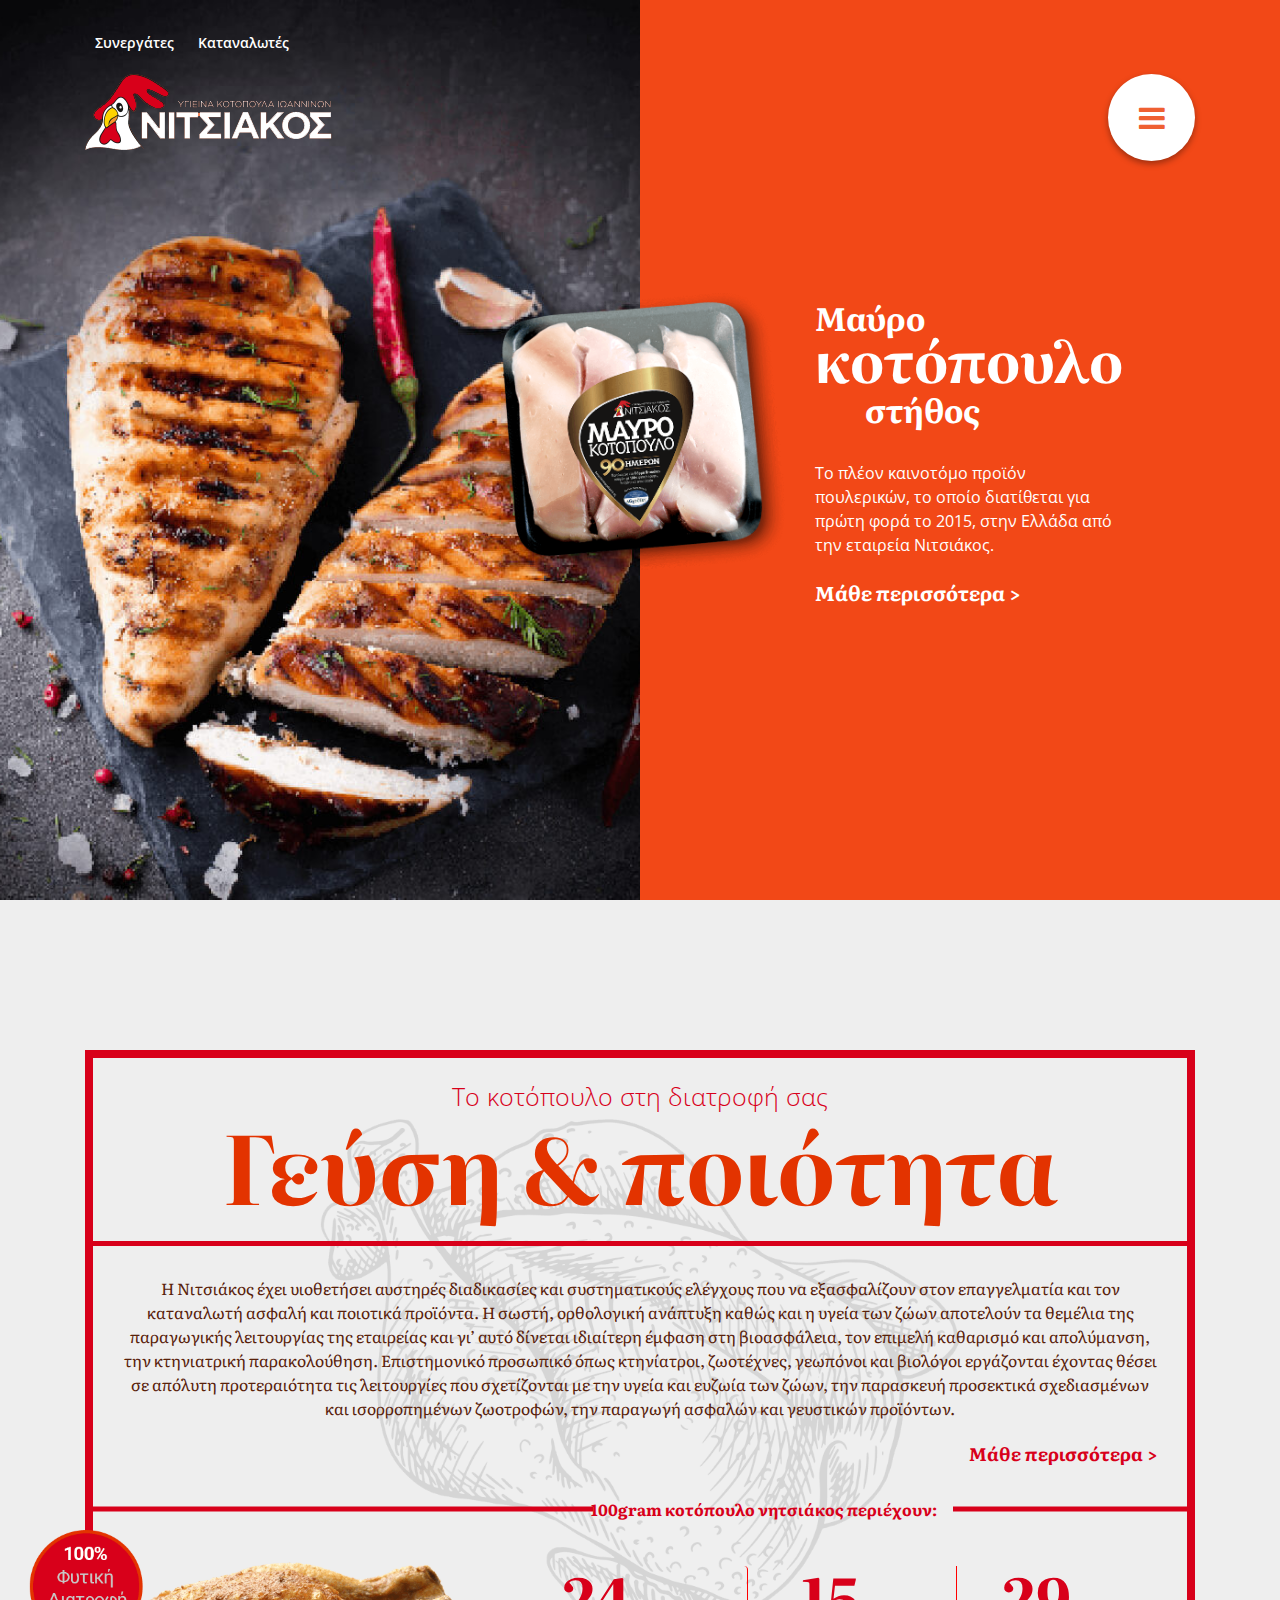
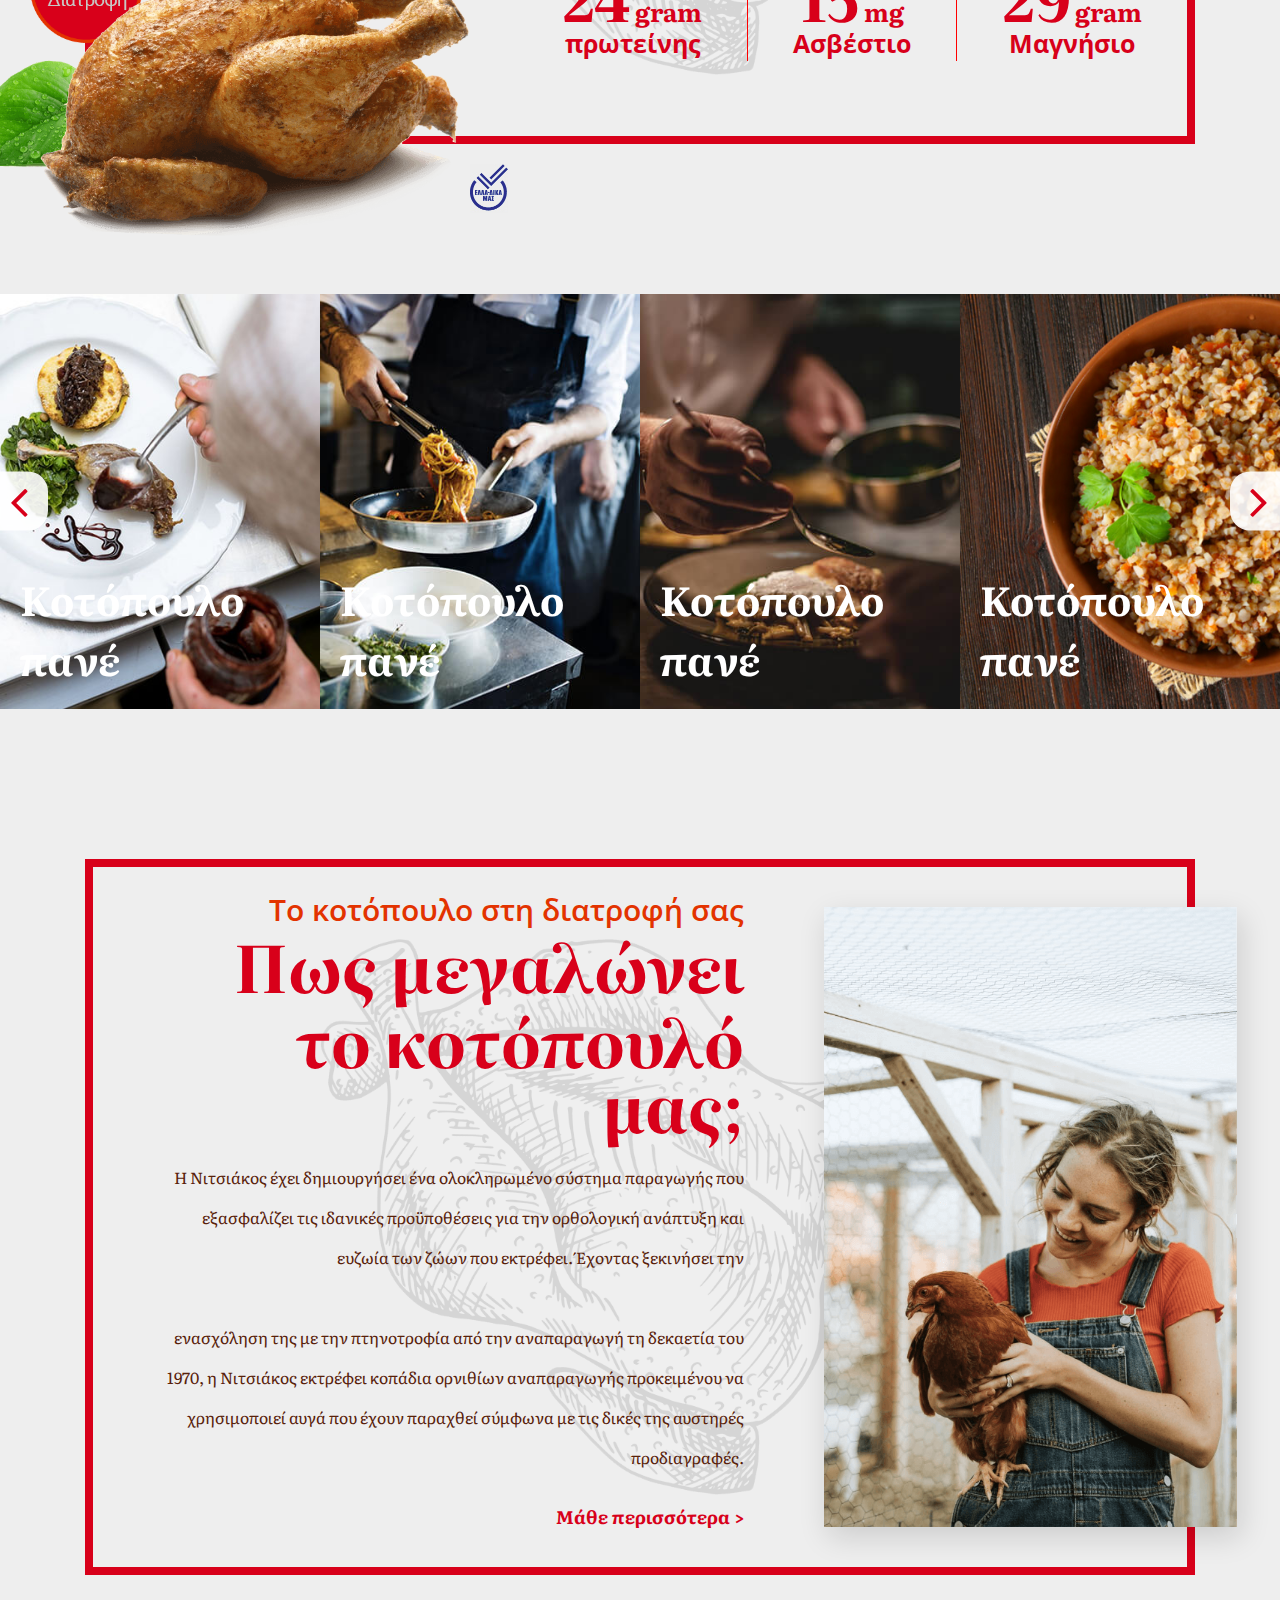
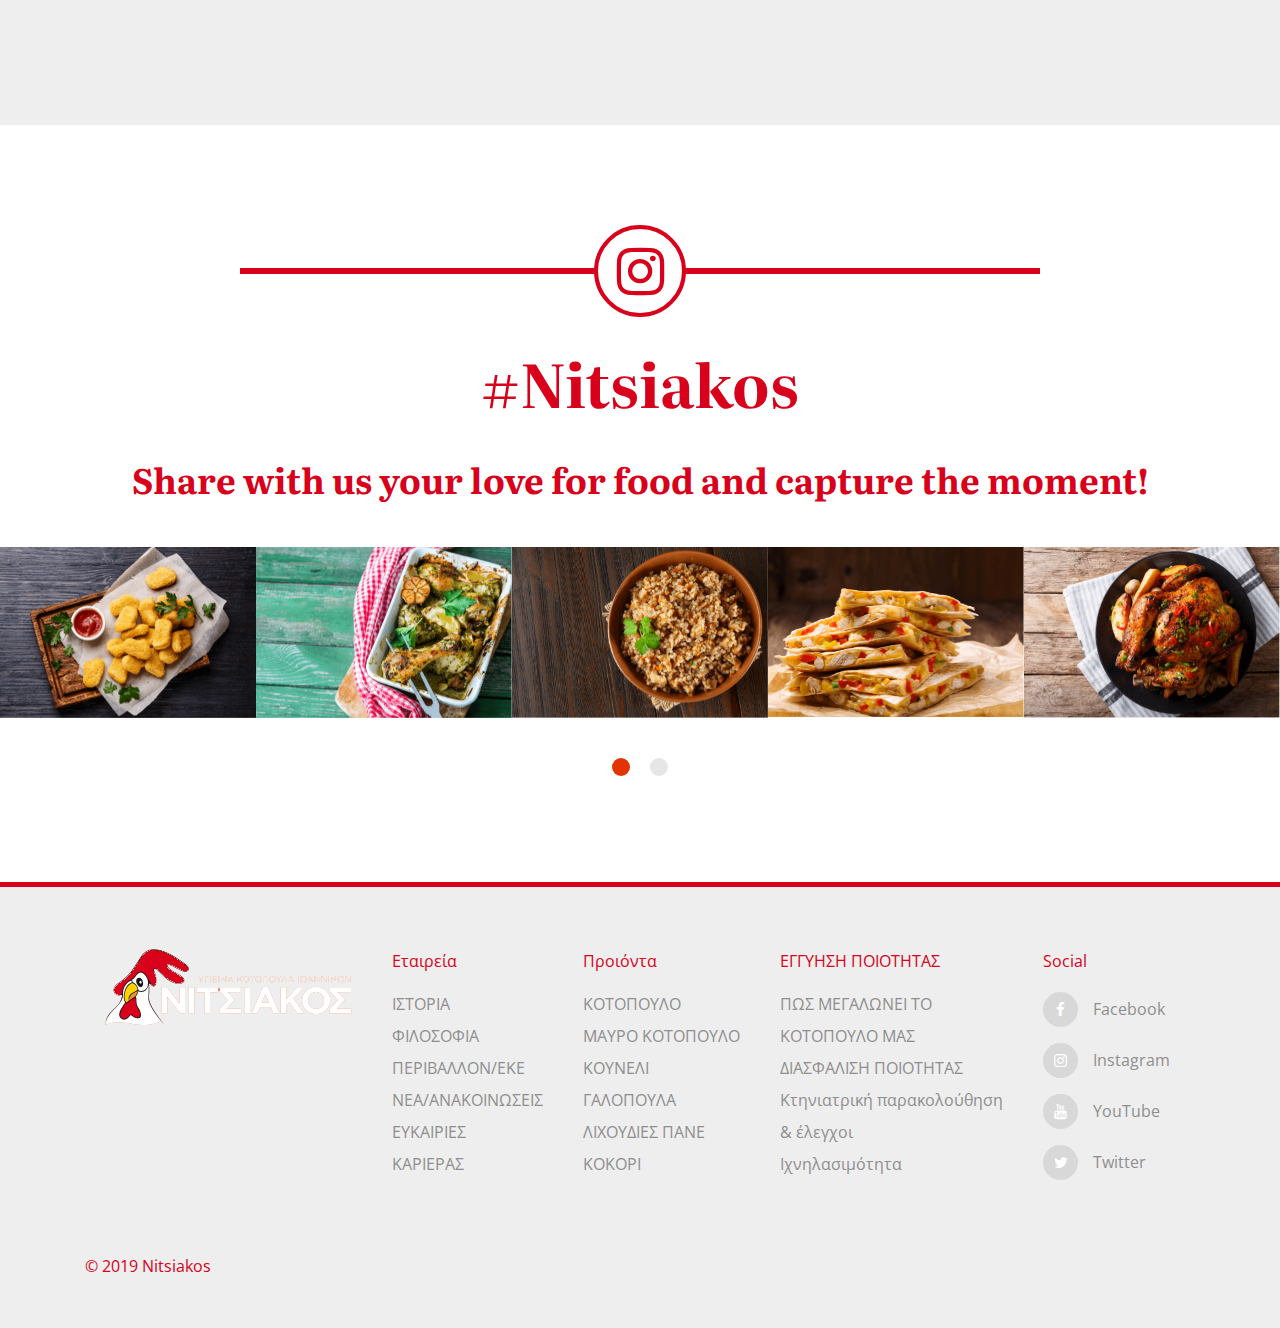
<file: index.html>
<!doctype html>
<html class="no-js" lang="">
  <head>
    <meta charset="utf-8">
    <meta http-equiv="x-ua-compatible" content="ie=edge">
    <title>Nitsiakos</title>
    <meta name="viewport" content="width=device-width, initial-scale=1">
    <!--
      ==============================
        Load Main Stylesheet File
      ==============================
    -->
    <link rel="stylesheet" href="css/style.css">    

    <!--
      ==========================
        Load Modernizr File
      ==========================
    -->
    <script src="js/modernizr.min.js"></script>

  </head>
  <body>
    <!--[if lt IE 8]>
      <p class="browserupgrade">You are using an <strong>outdated</strong> browser. Please <a href="http://browsehappy.com/">upgrade your browser</a> to improve your experience.</p>
    <![endif]-->


    <header>

	    <div id="myNav" class="overlay">
	      <a href="javascript:void(0)" class="closebtn" onclick="closeNav()">&times;</a>
	      <div class="overlay-content">
	        <a href="index.html">Σπίτι</a>
	        <a href="product.html">Προϊόν</a>
	        <a href="article.html">Συνταγή</a>
	      </div>
	    </div>

      <div class="container">
      	<div class="row">
      		<div class="col-md-12 d-none d-md-block">
      			<div class="header_top">
	      			<a href="#">Συνεργάτες</a>
	      			<a href="#">Καταναλωτές</a>
      			</div>
      		</div>
      		<div class="col-md-6">
      			<div class="header_left">
      				<a href="index.html">
	      				<div class="header_logo">
	      					<img src="images/logo.png" alt="">
	      				</div>
      				</a>
      			</div>
      		</div>
      		<div class="col-md-6">
      			<div class="header_right">
      				<ul class="list-group d-flex flex-row justify-content-between justify-content-md-end align-items-center">
      				  <!-- <li class="list-group-item">
      				  	<a href="#">
      				  		<i class="fa fa-search" aria-hidden="true"></i>
      				  	</a>
      				  </li>
      				  <li class="list-group-item text-center pl-4 pr-4">
      				  	<a href="#">
      				  		<img src="images/hat.svg" alt="">
      				  		<p class="mt-1 mb-0">Οι Συνταγές μου</p>
      				  	</a>
      				  </li> -->
      				  <li class="list-group-item">
      				  		<a href="javascript:void(0)" onclick="openNav()">
		      				  	<div class="header_menu_icon">
      				  				<i class="fa fa-bars" aria-hidden="true"></i>
		      				  	</div>
      				  		</a>
      				  </li>
      				</ul>
      			</div>
      		</div>
      	</div>
      </div>
    </header>
	
    <section id="slider_area">
        <div class="container-fluid">
          <div class="row">
            <div class="col-md-6 m-0 p-0 d-none d-lg-block">
              <div class="slider_img_block"></div>
            </div>
            <div class="col-md-12 col-lg-6 d-flex align-items-center">
              <div class="row slider_content_block">
                <div class="col-md-6">
                  <img class="img-fluid" src="images/slider-top-img.png" alt="">
                </div>
                <div class="col-md-6 d-flex align-items-center">
                  <main>
                    <div class="slider-title">
                      <h2><span>Μαύρο</span> κοτόπουλο <span>στήθος</span></h2>
                    </div>
                    <div class="slider-content">
                      <p class="m-0">Το πλέον καινοτόμο προϊόν πουλερικών, το οποίο διατίθεται για πρώτη φορά το 2015, στην Ελλάδα από την εταιρεία Νιτσιάκος.</p>
                    </div>
                    <div class="slider_link">
                      <a href="#">Mάθε περισσότερα ></a>
                    </div>
                  </main>
                </div>
              </div>
            </div>
          </div>
        </div>
    </section>


    <section id="feature_area">
      <div class="container">
        <div class="row">
          <div class="col-md-12">
            <div class="feature_content_area">
              <div class="sub_title">
                Το κοτόπουλο στη διατροφή σας
              </div>
              <div class="feature_title">
                Γεύση & ποιότητα
              </div>
              <div class="feature_content">
                <p class="m-0">Η Νιτσιάκος έχει υιοθετήσει αυστηρές διαδικασίες και συστηματικούς ελέγχους που να εξασφαλίζουν στον επαγγελματία και τον καταναλωτή ασφαλή και ποιοτικά προϊόντα. Η σωστή, ορθολογική ανάπτυξη καθώς και η υγεία των ζώων αποτελούν τα θεμέλια της παραγωγικής λειτουργίας της εταιρείας και γι’ αυτό δίνεται ιδιαίτερη έμφαση στη βιοασφάλεια, τον επιμελή καθαρισμό και απολύμανση, την κτηνιατρική παρακολούθηση. Επιστημονικό προσωπικό όπως κτηνίατροι, ζωοτέχνες, γεωπόνοι και βιολόγοι εργάζονται έχοντας θέσει σε απόλυτη προτεραιότητα τις λειτουργίες που σχετίζονται με την υγεία και ευζωία των ζώων, την παρασκευή προσεκτικά σχεδιασμένων και ισορροπημένων ζωοτροφών, την παραγωγή ασφαλών και γευστικών προϊόντων.</p>

                <div class="feature_link">
                  <a href="#">Mάθε περισσότερα ></a>
                </div>

              </div>

              <div class="feature_footer">
                <div class="feature_footer_sub_title">
                  100gram κοτόπουλο νητσιάκος περιέχουν:
                </div>
                <ul class="list-group m-0 d-md-flex flex-md-row border-0 justify-content-lg-center justify-content-xl-end">
                  <li class="list-group-item border-0 m-0">
                    <div class="gram_value">24<span>gram</span></div>
                    <p class="m-0">πρωτείνης</p>
                  </li>
                  <li class="list-group-item border-0 m-0">
                    <div class="gram_value">15<span>mg</span></div>
                    <p class="m-0">Ασβέστιο</p>
                  </li>
                  <li class="list-group-item border-0 m-0">
                    <div class="gram_value">29<span>gram</span></div>
                    <p class="m-0">Μαγνήσιο</p>
                  </li>
                </ul>
              </div>
              <div class="murgi_image">
                <img src="images/chicken_leef.png" alt="">
              </div>
            </div>
            <div class="feature_cir">
              <img src="images/feature_cir.jpg" alt="">
            </div>
          </div>
        </div>
      </div>
    </section>


    <section id="service_slider">
      <div class="container-fluid">
        <div class="row">
          <div class="col-md-12 m-0 p-0">
            
            <div class="service_block">
              
              <div id="owl_service_slider" class="owl-carousel owl-theme">
                  <div class="item">
                    <div class="service_slider_img">
                      <img class="img-fluid" src="images/service_img_1.jpg" alt="">
                    </div>
                    <div class="service_slider_title">
                      Κοτόπουλο πανέ
                    </div>
                    <div class="service_slider_overlay d-flex align-items-center justify-content-center">
                      <main>
                        <div class="overlay_img">
                          <img class="img-fluid" src="images/img_man.png" alt="">
                        </div>
                        <div class="overlay_content">
                          <div class="overlay_title">Τί να μαγειρέψω σήμερα;</div>
                          <div class="overlay_subtitle">Συνταγές δια χειρός</div>
                          <div class="overlay_caption_text">Χριστόφορου Πέσκια</div>
                        </div>
                      </main>
                    </div>
                  </div>

                  <div class="item">
                    <div class="service_slider_img">
                      <img class="img-fluid" src="images/service_img_2.jpg" alt="">
                    </div>
                    <div class="service_slider_title">
                      Κοτόπουλο πανέ
                    </div>
                    <div class="service_slider_overlay d-flex align-items-center justify-content-center">
                      <main>
                        <div class="overlay_img">
                          <img class="img-fluid" src="images/img_man.png" alt="">
                        </div>
                        <div class="overlay_content">
                          <div class="overlay_title">Τί να μαγειρέψω σήμερα;</div>
                          <div class="overlay_subtitle">Συνταγές δια χειρός</div>
                          <div class="overlay_caption_text">Χριστόφορου Πέσκια</div>
                        </div>
                      </main>
                    </div>
                  </div>

                  <div class="item">
                    <div class="service_slider_img">
                      <img class="img-fluid" src="images/service_img_3.jpg" alt="">
                    </div>
                    <div class="service_slider_title">
                      Κοτόπουλο πανέ
                    </div>
                    <div class="service_slider_overlay d-flex align-items-center justify-content-center">
                      <main>
                        <div class="overlay_img">
                          <img class="img-fluid" src="images/img_man.png" alt="">
                        </div>
                        <div class="overlay_content">
                          <div class="overlay_title">Τί να μαγειρέψω σήμερα;</div>
                          <div class="overlay_subtitle">Συνταγές δια χειρός</div>
                          <div class="overlay_caption_text">Χριστόφορου Πέσκια</div>
                        </div>
                      </main>
                    </div>
                  </div>

                  <div class="item">
                    <div class="service_slider_img">
                      <img class="img-fluid" src="images/service_img_4.jpg" alt="">
                    </div>
                    <div class="service_slider_title">
                      Κοτόπουλο πανέ
                    </div>
                    <div class="service_slider_overlay d-flex align-items-center justify-content-center">
                      <main>
                        <div class="overlay_img">
                          <img class="img-fluid" src="images/img_man.png" alt="">
                        </div>
                        <div class="overlay_content">
                          <div class="overlay_title">Τί να μαγειρέψω σήμερα;</div>
                          <div class="overlay_subtitle">Συνταγές δια χειρός</div>
                          <div class="overlay_caption_text">Χριστόφορου Πέσκια</div>
                        </div>
                      </main>
                    </div>
                  </div>

                  <div class="item">
                    <div class="service_slider_img">
                      <img class="img-fluid" src="images/service_img_5.jpg" alt="">
                    </div>
                    <div class="service_slider_title">
                      Κοτόπουλο πανέ
                    </div>
                    <div class="service_slider_overlay d-flex align-items-center justify-content-center">
                      <main>
                        <div class="overlay_img">
                          <img class="img-fluid" src="images/img_man.png" alt="">
                        </div>
                        <div class="overlay_content">
                          <div class="overlay_title">Τί να μαγειρέψω σήμερα;</div>
                          <div class="overlay_subtitle">Συνταγές δια χειρός</div>
                          <div class="overlay_caption_text">Χριστόφορου Πέσκια</div>
                        </div>
                      </main>
                    </div>
                  </div>


              </div>

            </div>

          </div>
        </div>
      </div>
    </section>


    <section id="description_area">
      <div class="container">
        <div class="row">
          <div class="col-md-12">
            <div class="feature_content_area">
              <div class="row">
                <div class="col-md-7 d-flex align-items-center">

                    <main>
                      <div class="description_sub_title">
                        Το κοτόπουλο στη διατροφή σας
                      </div>
                      <div class="description_title">
                        Πως μεγαλώνει
                      </div>
                      <div class="description_title">
                        το κοτόπουλό μας;
                      </div>
                      <div class="feature_content">
                        <p class="m-0">Η Νιτσιάκος έχει δημιουργήσει ένα ολοκληρωμένο σύστημα παραγωγής που εξασφαλίζει τις ιδανικές προϋποθέσεις για την ορθολογική ανάπτυξη και ευζωία των ζώων που εκτρέφει. Έχοντας ξεκινήσει την 
                          <br><br>
                        ενασχόληση της με την πτηνοτροφία από την αναπαραγωγή τη δεκαετία του 1970, η Νιτσιάκος εκτρέφει κοπάδια ορνιθίων αναπαραγωγής προκειμένου να χρησιμοποιεί αυγά που έχουν παραχθεί σύμφωνα με τις δικές της αυστηρές προδιαγραφές.</p>

                        <div class="feature_link">
                          <a href="#">Mάθε περισσότερα ></a>
                        </div>
                      </div>
                    </main>

                </div>
                <div class="col-md-5">
                  <div class="description_img">
                    <img class="img-fluid" src="images/hen_girl.png" alt="">
                  </div>
                </div>
              </div>

          </div>
        </div>
      </div>
    </section>


    <section id="instagram_area">
      <div class="container-fluid">
        <div class="row">
          <div class="col-md-12 m-0 p-0">

            <div class="instagram_title">
              <div class="instagram_icon">
                <div class="instagram_title_icon d-flex align-items-center justify-content-center">
                  <i class="fa fa-instagram" aria-hidden="true"></i>
                </div>
              </div>
              <div class="instagram_title_text">
                #Nitsiakos
              </div>
              <div class="instagram_sub_title">
                Share with us your love for food and capture the moment!
              </div>
            </div>

            <div class="instagram_slider">

              <div id="instagram_slider_img" class="owl-carousel owl-theme">
                  <div class="item">
                    <img class="img-fluid" src="images/in_1.png" alt="">
                  </div>
                  <div class="item">
                    <img class="img-fluid" src="images/in_2.png" alt="">
                  </div>
                  <div class="item">
                    <img class="img-fluid" src="images/in_3.png" alt="">
                  </div>
                  <div class="item">
                    <img class="img-fluid" src="images/in_4.png" alt="">
                  </div>
                  <div class="item">
                    <img class="img-fluid" src="images/in_5.png" alt="">
                  </div>
                  <div class="item">
                    <img class="img-fluid" src="images/in_2.png" alt="">
                  </div>
                  <div class="item">
                    <img class="img-fluid" src="images/in_3.png" alt="">
                  </div>
                  <div class="item">
                    <img class="img-fluid" src="images/in_1.png" alt="">
                  </div>
                  <div class="item">
                    <img class="img-fluid" src="images/in_4.png" alt="">
                  </div>
                  <div class="item">
                    <img class="img-fluid" src="images/in_5.png" alt="">
                  </div>
              </div>

            </div>
          </div>
        </div>
      </div>
    </section>


    <section id="footer_area">
      <div class="container">
        <div class="row">
          <div class="col-md-12">
            
            <div class="footer_list">
              <div class="d-none d-md-block d-lg-none">
                <img class="img-fluid" src="images/logo.png" alt="">
              </div>


              <ul class="list-group d-md-flex flex-md-row">
                <li class="list-group-item bg-transparent border-0  d-block d-md-none d-lg-block">
                  <img class="img-fluid" src="images/logo.png" alt="">
                </li>
                <li class="list-group-item bg-transparent border-0">
                  <div class="footer_menu_title">
                    Eταιρεία
                  </div>
                  <ul class="footer_menu_list list-group">
                    <li class="list-group-item p-0 bg-transparent border-0"><a href="#">ΙΣΤΟΡΙΑ</a></li>
                    <li class="list-group-item p-0 bg-transparent border-0"><a href="#">ΦΙΛΟΣΟΦΙΑ</a></li>
                    <li class="list-group-item p-0 bg-transparent border-0"><a href="#">ΠΕΡΙΒΑΛΛΟΝ/EKE</a></li>
                    <li class="list-group-item p-0 bg-transparent border-0"><a href="#">ΝΕΑ/ΑΝΑΚΟΙΝΩΣΕΙΣ</a></li>
                    <li class="list-group-item p-0 bg-transparent border-0"><a href="#">ΕΥΚΑΙΡΙΕΣ</a></li>
                    <li class="list-group-item p-0 bg-transparent border-0"><a href="#">ΚΑΡΙΕΡΑΣ</a></li>
                  </ul>
                </li>
                <li class="list-group-item bg-transparent border-0">
                  <div class="footer_menu_title">
                    Προιόντα
                  </div>
                  <ul class="footer_menu_list list-group">
                    <li class="list-group-item p-0 bg-transparent border-0"><a href="#">ΚΟΤΟΠΟΥΛΟ</a></li>
                    <li class="list-group-item p-0 bg-transparent border-0"><a href="#">ΜΑΥΡΟ ΚΟΤΟΠΟΥΛΟ</a></li>
                    <li class="list-group-item p-0 bg-transparent border-0"><a href="#">ΚΟΥΝΕΛΙ</a></li>
                    <li class="list-group-item p-0 bg-transparent border-0"><a href="#">ΓΑΛΟΠΟΥΛΑ</a></li>
                    <li class="list-group-item p-0 bg-transparent border-0"><a href="#">ΛΙΧΟΥΔΙΕΣ ΠΑΝΕ</a></li>
                    <li class="list-group-item p-0 bg-transparent border-0"><a href="#">ΚΟΚΟΡΙ</a></li>
                  </ul>
                </li>
                <li class="list-group-item bg-transparent border-0">
                  <div class="footer_menu_title">
                    ΕΓΓΥΗΣΗ ΠΟΙΟΤΗΤΑΣ
                  </div>
                  <ul class="footer_menu_list list-group">
                    <li class="list-group-item p-0 bg-transparent border-0"><a href="#">ΠΩΣ ΜΕΓΑΛΩΝΕΙ ΤΟ</a></li>
                    <li class="list-group-item p-0 bg-transparent border-0"><a href="#">ΚΟΤΟΠΟΥΛΟ ΜΑΣ</a></li>
                    <li class="list-group-item p-0 bg-transparent border-0"><a href="#">ΔΙΑΣΦΑΛΙΣΗ ΠΟΙΟΤΗΤΑΣ</a></li>
                    <li class="list-group-item p-0 bg-transparent border-0"><a href="#">Κτηνιατρική παρακολούθηση</a></li>
                    <li class="list-group-item p-0 bg-transparent border-0"><a href="#">& έλεγχοι</a></li>
                    <li class="list-group-item p-0 bg-transparent border-0"><a href="#">Ιχνηλασιμότητα</a></li>
                  </ul>
                </li>
                <li class="list-group-item bg-transparent border-0">
                  <div class="footer_menu_title">
                    Social
                  </div>
                  <ul class="footer_menu_list_social list-group">
                    <li class="list-group-item p-0 bg-transparent border-0">
                      <a class="d-flex align-items-center" href="#"> <span class="footer_social_icon d-flex justify-content-center align-items-center"><i class="fa fa-facebook"></i></span> Facebook</a>
                    </li>
                    <li class="list-group-item p-0 bg-transparent border-0">
                      <a class="d-flex align-items-center" href="#"> <span class="footer_social_icon d-flex justify-content-center align-items-center"><i class="fa fa-instagram"></i></span> Instagram</a>
                    </li>
                    <li class="list-group-item p-0 bg-transparent border-0">
                      <a class="d-flex align-items-center" href="#"> <span class="footer_social_icon d-flex justify-content-center align-items-center"><i class="fa fa-youtube"></i></span> YouTube</a>
                    </li>
                    <li class="list-group-item p-0 bg-transparent border-0">
                      <a class="d-flex align-items-center" href="#"> <span class="footer_social_icon d-flex justify-content-center align-items-center"><i class="fa fa-twitter"></i></span> Twitter</a>
                    </li>
                  </ul>
                </li>
              </ul>
            </div>

          </div>

          <div class="col-md-12">
            <div class="copyright">
              &copy; 2019 Nitsiakos
            </div>
          </div>

        </div>
      </div>
    </section>


		
    <!--
      ==========================
        Load Plugins File
      ==========================
    -->
    <script src="js/jquery.min.js"></script>
    <script src="js/bootstrap.min.js"></script>
    <script src="js/owl.carousel.min.js"></script>
    <!--
      ===============================
        Active Plugins Main File
      ===============================
    -->
    <script src="js/app.js"></script>

  </body>
</html>
</file>
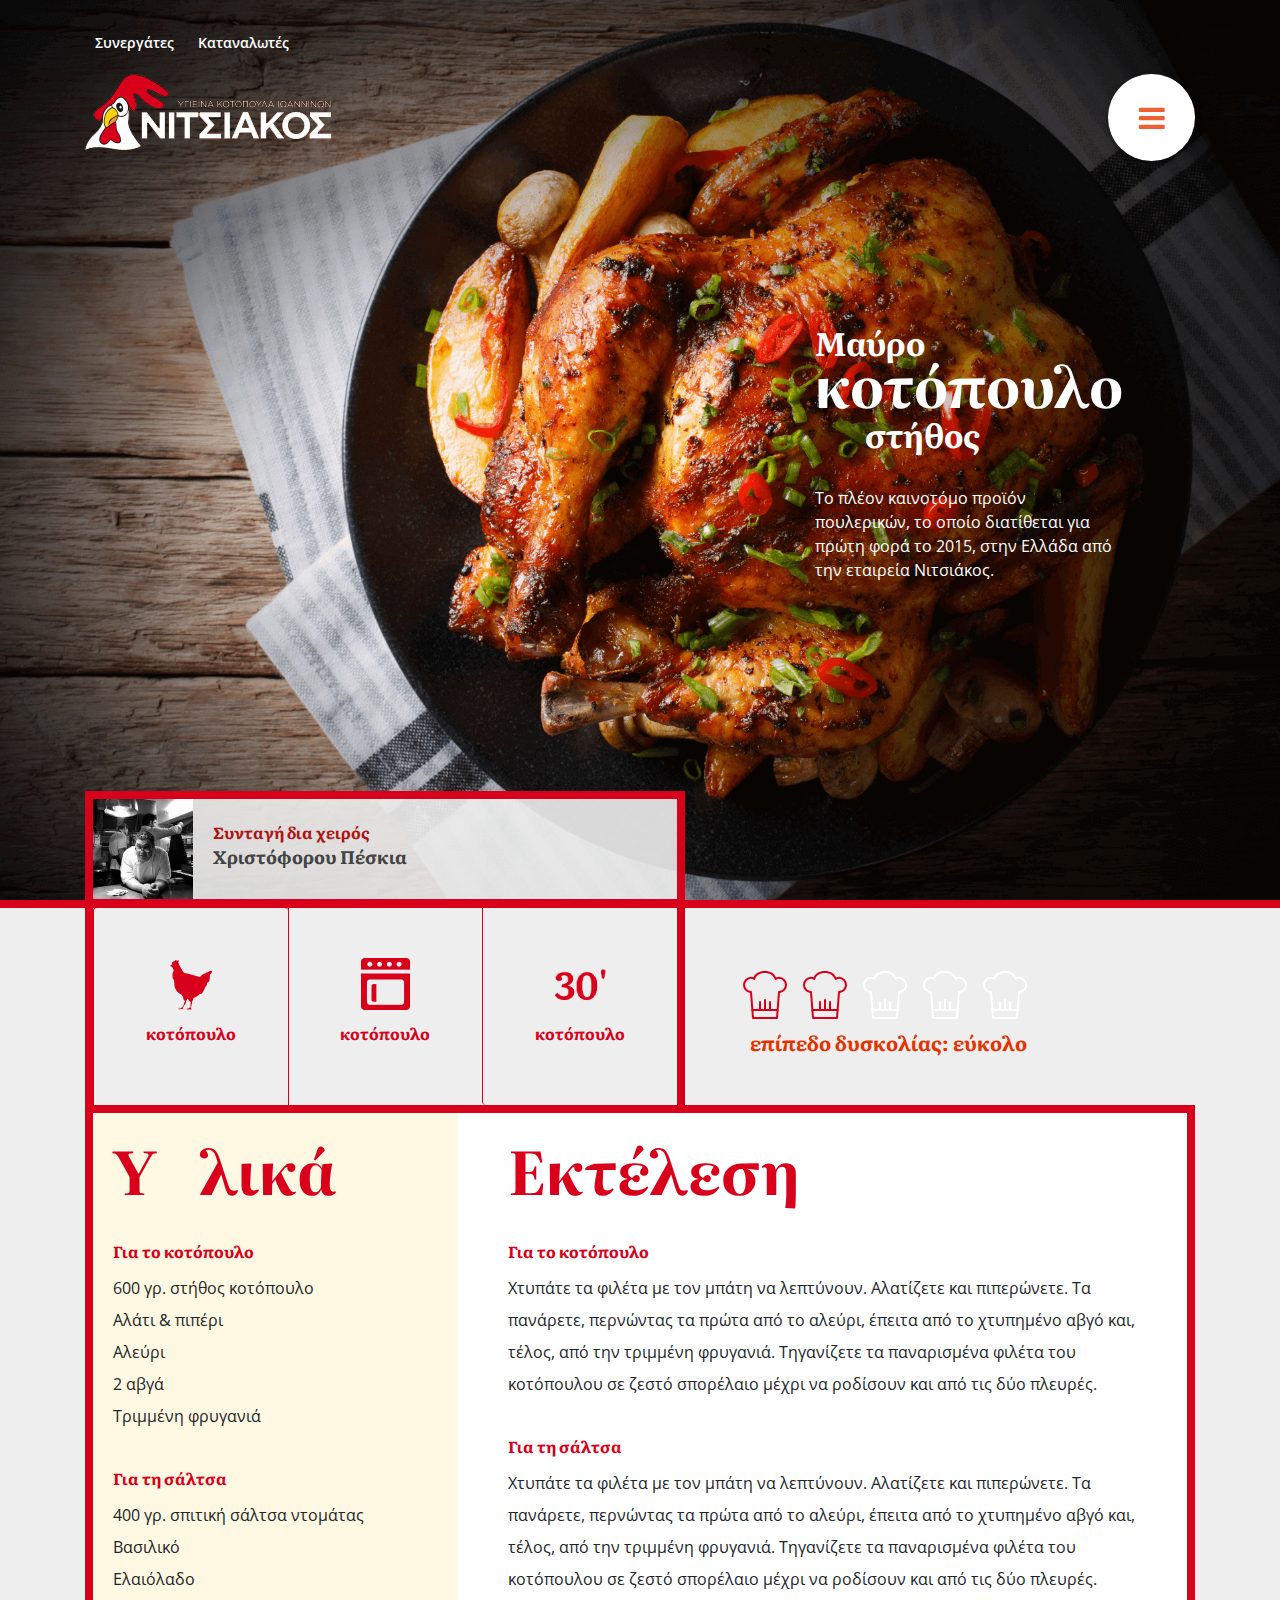
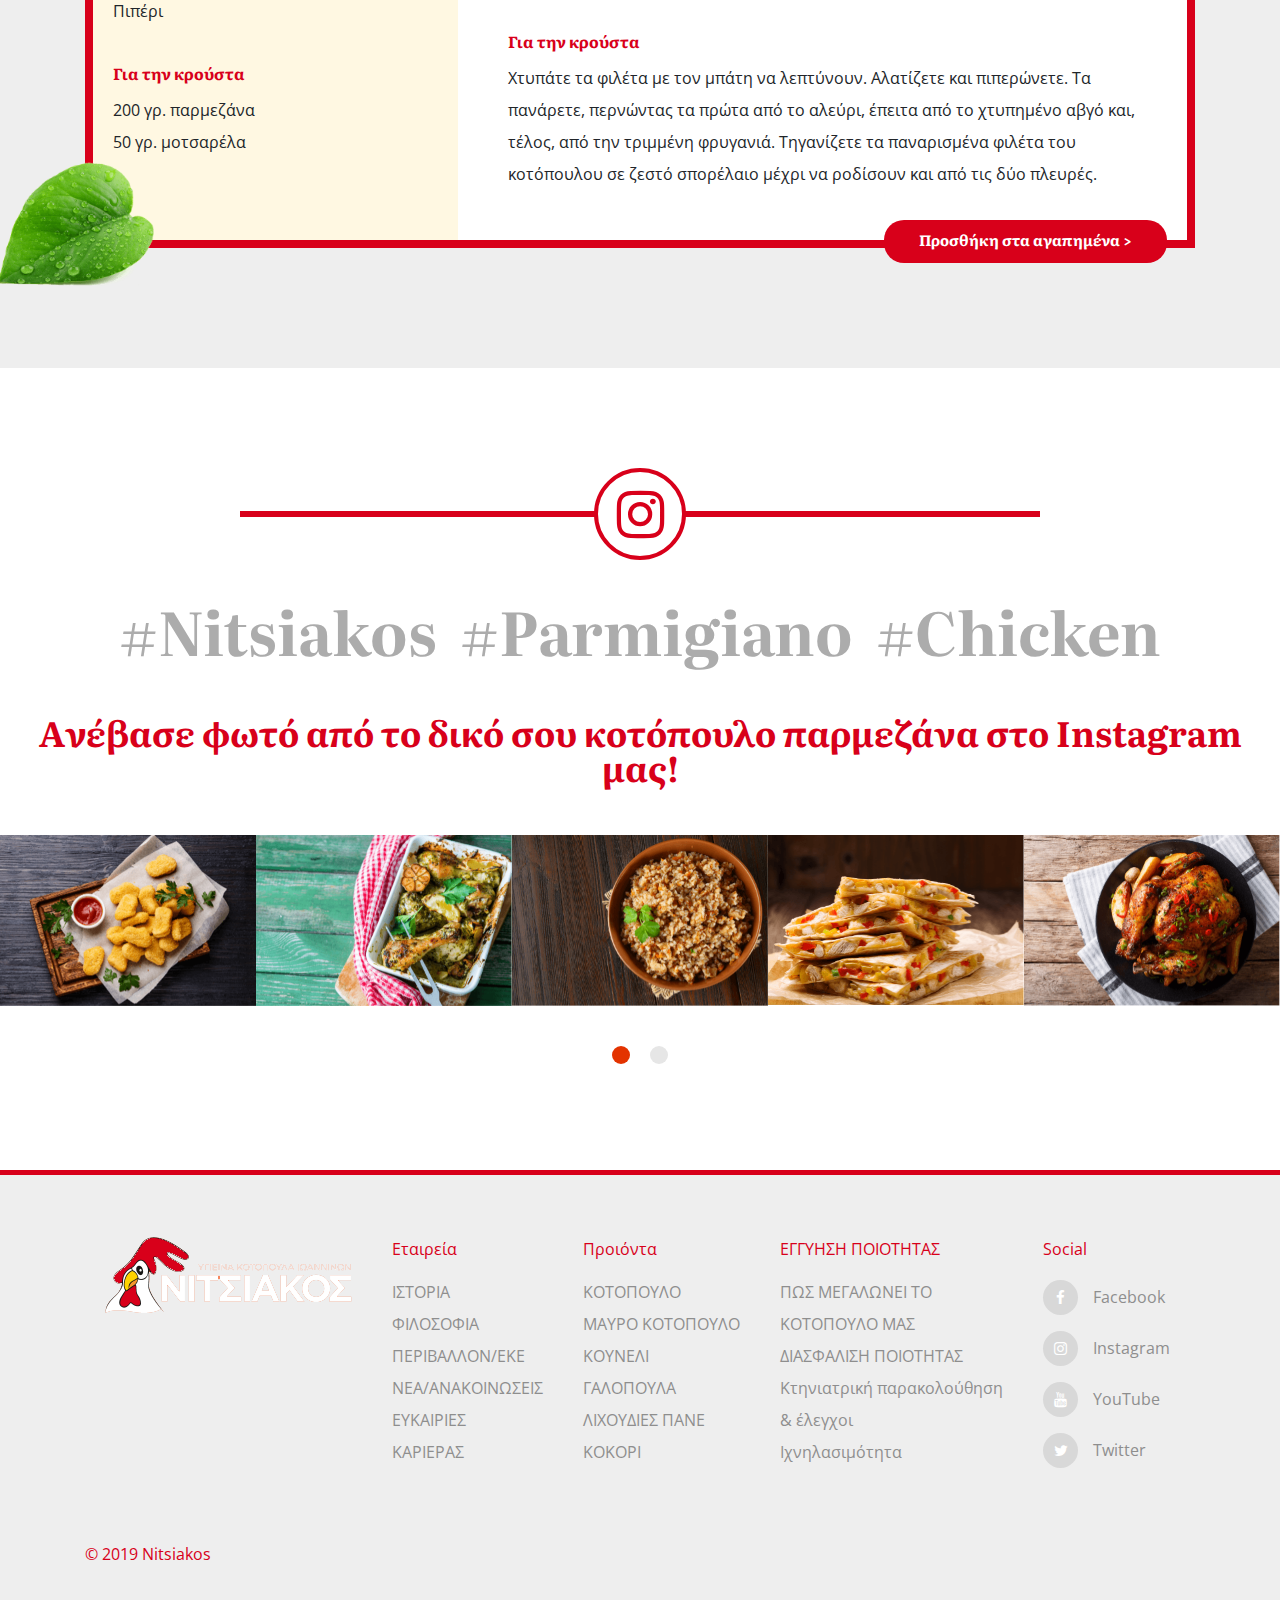
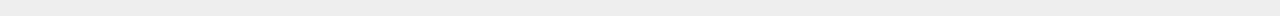
<file: article.html>
<!doctype html>
<html class="no-js" lang="">
  <head>
    <meta charset="utf-8">
    <meta http-equiv="x-ua-compatible" content="ie=edge">
    <title>Nitsiakos</title>
    <meta name="viewport" content="width=device-width, initial-scale=1">
    <!--
      ==============================
        Load Main Stylesheet File
      ==============================
    -->
    <link rel="stylesheet" href="css/style.css">    

    <!--
      ==========================
        Load Modernizr File
      ==========================
    -->
    <script src="js/modernizr.min.js"></script>

  </head>
  <body>
    <!--[if lt IE 8]>
      <p class="browserupgrade">You are using an <strong>outdated</strong> browser. Please <a href="http://browsehappy.com/">upgrade your browser</a> to improve your experience.</p>
    <![endif]-->


    <header>

	    <div id="myNav" class="overlay">
        <a href="javascript:void(0)" class="closebtn" onclick="closeNav()">&times;</a>
        <div class="overlay-content">
          <a href="index.html">Σπίτι</a>
          <a href="product.html">Προϊόν</a>
          <a href="article.html">Συνταγή</a>
        </div>
      </div>

      <div class="container">
      	<div class="row">
      		<div class="col-md-12 d-none d-md-block">
      			<div class="header_top">
	      			<a href="#">Συνεργάτες</a>
	      			<a href="#">Καταναλωτές</a>
      			</div>
      		</div>
      		<div class="col-md-6">
      			<div class="header_left">
      				<a href="index.html">
	      				<div class="header_logo">
	      					<img src="images/logo.png" alt="">
	      				</div>
      				</a>
      			</div>
      		</div>
      		<div class="col-md-6">
      			<div class="header_right">
      				<ul class="list-group d-flex flex-row justify-content-between justify-content-md-end align-items-center">
      				  <!-- <li class="list-group-item">
      				  	<a href="#">
      				  		<i class="fa fa-search" aria-hidden="true"></i>
      				  	</a>
      				  </li>
      				  <li class="list-group-item text-center pl-4 pr-4">
      				  	<a href="#">
      				  		<img src="images/hat.svg" alt="">
      				  		<p class="mt-1 mb-0">Οι Συνταγές μου</p>
      				  	</a>
      				  </li> -->
      				  <li class="list-group-item">
      				  		<a href="javascript:void(0)" onclick="openNav()">
		      				  	<div class="header_menu_icon">
      				  				<i class="fa fa-bars" aria-hidden="true"></i>
		      				  	</div>
      				  		</a>
      				  </li>
      				</ul>
      			</div>
      		</div>
      	</div>
      </div>
    </header>
	
    <section id="slider_area" class="article_page d-md-flex align-items-md-center">
        <div class="container-fluid">
          <div class="row">
            <div class="col-md-6 m-0 p-0 d-none d-lg-block"></div>
            <div class="col-md-12 col-lg-6 d-flex align-items-center">
              <div class="row slider_content_block">
                <div class="col-md-6"></div>
                <div class="col-md-6 d-flex align-items-center">
                  <main>
                    <div class="slider-title">
                      <h2><span>Μαύρο</span> κοτόπουλο <span>στήθος</span></h2>
                    </div>
                    <div class="slider-content">
                      <p class="m-0">Το πλέον καινοτόμο προϊόν πουλερικών, το οποίο διατίθεται για πρώτη φορά το 2015, στην Ελλάδα από την εταιρεία Νιτσιάκος.</p>
                    </div>
                  </main>
                </div>
              </div>
            </div>
          </div>
        </div>
    </section>

    <section id="article_content">
      <div class="container">
        <div class="row">
          <div class="col-md-12">

            <div class="article_author">

              <div class="d-flex align-items-center article_author_top">
                <img class="img-fluid" src="images/img_man.png" class="mr-3" alt="">
                <div class="media-body">
                  <h5 class="mt-0 mb-1 auth_name">Συνταγή δια χειρός </h5>
                  <h6 class="auth_cat">Χριστόφορου Πέσκια</h6>
                </div>
              </div>

              <ul class="list-unstyled d-md-flex flex-md-row m-0">
                <li class="media d-flex align-items-center article_author_middle">
                  <ul class="list-group d-flex flex-md-row">
                    <li class="list-group-item bg-transparent">
                      <img class="img-fluid" src="images/chicken_red.png" alt="">
                      <p class="m-0">κοτόπουλο</p>
                    </li>
                    <li class="list-group-item bg-transparent">
                      <img class="img-fluid" src="images/oven.png" alt="">
                      <p class="m-0">κοτόπουλο</p>
                    </li>
                    <li class="list-group-item bg-transparent">
                      <img class="img-fluid" src="images/img30.png" alt="">
                      <p class="m-0">κοτόπουλο</p>
                    </li>
                  </ul>
                </li>
                <li class="text-center article_author_footer">
                  <main>
                    <ul class="list-group d-flex flex-row">
                      <li class="list-group-item bg-transparent border-0 p-2">
                        <img class="img-fluid" src="images/hat_color.svg" alt="">
                      </li>
                      <li class="list-group-item bg-transparent border-0 p-2">
                        <img class="img-fluid" src="images/hat_color.svg" alt="">
                      </li>
                      <li class="list-group-item bg-transparent border-0 p-2">
                        <img class="img-fluid" src="images/hat.svg" alt="">
                      </li>
                      <li class="list-group-item bg-transparent border-0 p-2">
                        <img class="img-fluid" src="images/hat.svg" alt="">
                      </li>
                      <li class="list-group-item bg-transparent border-0 p-2">
                        <img class="img-fluid" src="images/hat.svg" alt="">
                      </li>
                    </ul>
                    <p class="m-0">επίπεδο δυσκολίας: εύκολο</p>
                  </main>

                </li>
              </ul>
            </div>

          </div>
          <div class="col-md-12">
            <div class="article_content_area">
              <div class="container">
                <div class="row">
                  <div class="col-md-4 article_content_left">
                    
                      <div class="article_content_left_header">
                        <h2>Υλικά</h2>
                      </div>
                      <div class="article_content_left_content">

                        <p>
                          <span class="article_content_left_content_title d-block">Για το κοτόπουλο</span>
                          600 γρ. στήθος κοτόπουλο <br> 
                          Αλάτι & πιπέρι <br> 
                          Αλεύρι <br>
                          2 αβγά <br> 
                          Τριμμένη φρυγανιά
                        </p>
                        <p>
                          <span class="article_content_left_content_title d-block">Για τη σάλτσα</span>
                          400 γρ. σπιτική σάλτσα ντομάτας <br> 
                          Βασιλικό <br>
                          Ελαιόλαδο <br>
                          Πιπέρι
                        </p>
                        <p>
                          <span class="article_content_left_content_title d-block">Για την κρούστα</span>
                          200 γρ. παρμεζάνα <br>  
                          50 γρ. μοτσαρέλα
                        </p>

                      </div>
                    
                  </div>
                  <div class="col-md-8 p-0">
                    <div class="article_content_left article_content_right">
                      <div class="article_content_left_header">
                        <h2>Εκτέλεση</h2>
                      </div>
                      <div class="article_content_left_content">

                        <p>
                          <span class="article_content_left_content_title d-block">Για το κοτόπουλο</span>
                          Χτυπάτε τα φιλέτα με τον μπάτη να λεπτύνουν. Αλατίζετε και πιπερώνετε. Τα πανάρετε, περνώντας τα πρώτα από το αλεύρι, έπειτα από το χτυπημένο αβγό και, τέλος, από την τριμμένη φρυγανιά. Τηγανίζετε τα παναρισμένα φιλέτα του κοτόπουλου σε ζεστό σπορέλαιο μέχρι να ροδίσουν και από τις δύο πλευρές.
                        </p>
                        <p>
                          <span class="article_content_left_content_title d-block">Για τη σάλτσα</span>
                          Χτυπάτε τα φιλέτα με τον μπάτη να λεπτύνουν. Αλατίζετε και πιπερώνετε. Τα πανάρετε, περνώντας τα πρώτα από το αλεύρι, έπειτα από το χτυπημένο αβγό και, τέλος, από την τριμμένη φρυγανιά. Τηγανίζετε τα παναρισμένα φιλέτα του κοτόπουλου σε ζεστό σπορέλαιο μέχρι να ροδίσουν και από τις δύο πλευρές.
                        </p>
                        <p>
                          <span class="article_content_left_content_title d-block">Για την κρούστα</span>
                          Χτυπάτε τα φιλέτα με τον μπάτη να λεπτύνουν. Αλατίζετε και πιπερώνετε. Τα πανάρετε, περνώντας τα πρώτα από το αλεύρι, έπειτα από το χτυπημένο αβγό και, τέλος, από την τριμμένη φρυγανιά. Τηγανίζετε τα παναρισμένα φιλέτα του κοτόπουλου σε ζεστό σπορέλαιο μέχρι να ροδίσουν και από τις δύο πλευρές.
                        </p>
                        
                        <a class="borde_link" href="#">Προσθήκη στα αγαπημένα ></a>
                        
                      </div>
                    </div>
                  </div>
                </div>
              </div>
            </div>
          </div>
        </div>
      </div>
    </section>

    <section id="instagram_area" class="instagram_with_article">
      <div class="container-fluid">
        <div class="row">
          <div class="col-md-12 m-0 p-0">

            <div class="instagram_title">
              <div class="instagram_icon">
                <div class="instagram_title_icon d-flex align-items-center justify-content-center">
                  <i class="fa fa-instagram" aria-hidden="true"></i>
                </div>
              </div>
              <div class="instagram_title_text">
                <span>#Nitsiakos</span>
                <span>#Parmigiano</span>
                <span>#Chicken</span>
              </div>
              <div class="instagram_sub_title">
                Aνέβασε φωτό από το δικό σου κοτόπουλο παρμεζάνα στο Instagram μας!
              </div>
            </div>

            <div class="instagram_slider">

              <div class="instagram_slider">

              <div id="instagram_slider_img" class="owl-carousel owl-theme">
                  <div class="item">
                    <img class="img-fluid" src="images/in_1.png" alt="">
                  </div>
                  <div class="item">
                    <img class="img-fluid" src="images/in_2.png" alt="">
                  </div>
                  <div class="item">
                    <img class="img-fluid" src="images/in_3.png" alt="">
                  </div>
                  <div class="item">
                    <img class="img-fluid" src="images/in_4.png" alt="">
                  </div>
                  <div class="item">
                    <img class="img-fluid" src="images/in_5.png" alt="">
                  </div>
                  <div class="item">
                    <img class="img-fluid" src="images/in_2.png" alt="">
                  </div>
                  <div class="item">
                    <img class="img-fluid" src="images/in_3.png" alt="">
                  </div>
                  <div class="item">
                    <img class="img-fluid" src="images/in_1.png" alt="">
                  </div>
                  <div class="item">
                    <img class="img-fluid" src="images/in_4.png" alt="">
                  </div>
                  <div class="item">
                    <img class="img-fluid" src="images/in_5.png" alt="">
                  </div>
              </div>

            </div>
          </div>
        </div>
      </div>
    </section>


    <section id="footer_area">
      <div class="container">
        <div class="row">
          <div class="col-md-12">
            
            <div class="footer_list">
              <div class="d-none d-md-block d-lg-none">
                <img class="img-fluid" src="images/logo.png" alt="">
              </div>


              <ul class="list-group d-md-flex flex-md-row">
                <li class="list-group-item bg-transparent border-0  d-block d-md-none d-lg-block">
                  <img class="img-fluid" src="images/logo.png" alt="">
                </li>
                <li class="list-group-item bg-transparent border-0">
                  <div class="footer_menu_title">
                    Eταιρεία
                  </div>
                  <ul class="footer_menu_list list-group">
                    <li class="list-group-item p-0 bg-transparent border-0"><a href="#">ΙΣΤΟΡΙΑ</a></li>
                    <li class="list-group-item p-0 bg-transparent border-0"><a href="#">ΦΙΛΟΣΟΦΙΑ</a></li>
                    <li class="list-group-item p-0 bg-transparent border-0"><a href="#">ΠΕΡΙΒΑΛΛΟΝ/EKE</a></li>
                    <li class="list-group-item p-0 bg-transparent border-0"><a href="#">ΝΕΑ/ΑΝΑΚΟΙΝΩΣΕΙΣ</a></li>
                    <li class="list-group-item p-0 bg-transparent border-0"><a href="#">ΕΥΚΑΙΡΙΕΣ</a></li>
                    <li class="list-group-item p-0 bg-transparent border-0"><a href="#">ΚΑΡΙΕΡΑΣ</a></li>
                  </ul>
                </li>
                <li class="list-group-item bg-transparent border-0">
                  <div class="footer_menu_title">
                    Προιόντα
                  </div>
                  <ul class="footer_menu_list list-group">
                    <li class="list-group-item p-0 bg-transparent border-0"><a href="#">ΚΟΤΟΠΟΥΛΟ</a></li>
                    <li class="list-group-item p-0 bg-transparent border-0"><a href="#">ΜΑΥΡΟ ΚΟΤΟΠΟΥΛΟ</a></li>
                    <li class="list-group-item p-0 bg-transparent border-0"><a href="#">ΚΟΥΝΕΛΙ</a></li>
                    <li class="list-group-item p-0 bg-transparent border-0"><a href="#">ΓΑΛΟΠΟΥΛΑ</a></li>
                    <li class="list-group-item p-0 bg-transparent border-0"><a href="#">ΛΙΧΟΥΔΙΕΣ ΠΑΝΕ</a></li>
                    <li class="list-group-item p-0 bg-transparent border-0"><a href="#">ΚΟΚΟΡΙ</a></li>
                  </ul>
                </li>
                <li class="list-group-item bg-transparent border-0">
                  <div class="footer_menu_title">
                    ΕΓΓΥΗΣΗ ΠΟΙΟΤΗΤΑΣ
                  </div>
                  <ul class="footer_menu_list list-group">
                    <li class="list-group-item p-0 bg-transparent border-0"><a href="#">ΠΩΣ ΜΕΓΑΛΩΝΕΙ ΤΟ</a></li>
                    <li class="list-group-item p-0 bg-transparent border-0"><a href="#">ΚΟΤΟΠΟΥΛΟ ΜΑΣ</a></li>
                    <li class="list-group-item p-0 bg-transparent border-0"><a href="#">ΔΙΑΣΦΑΛΙΣΗ ΠΟΙΟΤΗΤΑΣ</a></li>
                    <li class="list-group-item p-0 bg-transparent border-0"><a href="#">Κτηνιατρική παρακολούθηση</a></li>
                    <li class="list-group-item p-0 bg-transparent border-0"><a href="#">& έλεγχοι</a></li>
                    <li class="list-group-item p-0 bg-transparent border-0"><a href="#">Ιχνηλασιμότητα</a></li>
                  </ul>
                </li>
                <li class="list-group-item bg-transparent border-0">
                  <div class="footer_menu_title">
                    Social
                  </div>
                  <ul class="footer_menu_list_social list-group">
                    <li class="list-group-item p-0 bg-transparent border-0">
                      <a class="d-flex align-items-center" href="#"> <span class="footer_social_icon d-flex justify-content-center align-items-center"><i class="fa fa-facebook"></i></span> Facebook</a>
                    </li>
                    <li class="list-group-item p-0 bg-transparent border-0">
                      <a class="d-flex align-items-center" href="#"> <span class="footer_social_icon d-flex justify-content-center align-items-center"><i class="fa fa-instagram"></i></span> Instagram</a>
                    </li>
                    <li class="list-group-item p-0 bg-transparent border-0">
                      <a class="d-flex align-items-center" href="#"> <span class="footer_social_icon d-flex justify-content-center align-items-center"><i class="fa fa-youtube"></i></span> YouTube</a>
                    </li>
                    <li class="list-group-item p-0 bg-transparent border-0">
                      <a class="d-flex align-items-center" href="#"> <span class="footer_social_icon d-flex justify-content-center align-items-center"><i class="fa fa-twitter"></i></span> Twitter</a>
                    </li>
                  </ul>
                </li>
              </ul>
            </div>

          </div>

          <div class="col-md-12">
            <div class="copyright">
              &copy; 2019 Nitsiakos
            </div>
          </div>

        </div>
      </div>
    </section>


		
    <!--
      ==========================
        Load Plugins File
      ==========================
    -->
    <script src="js/jquery.min.js"></script>
    <script src="js/bootstrap.min.js"></script>
    <script src="js/owl.carousel.min.js"></script>
    <!--
      ===============================
        Active Plugins Main File
      ===============================
    -->
    <script src="js/app.js"></script>

  </body>
</html>
</file>
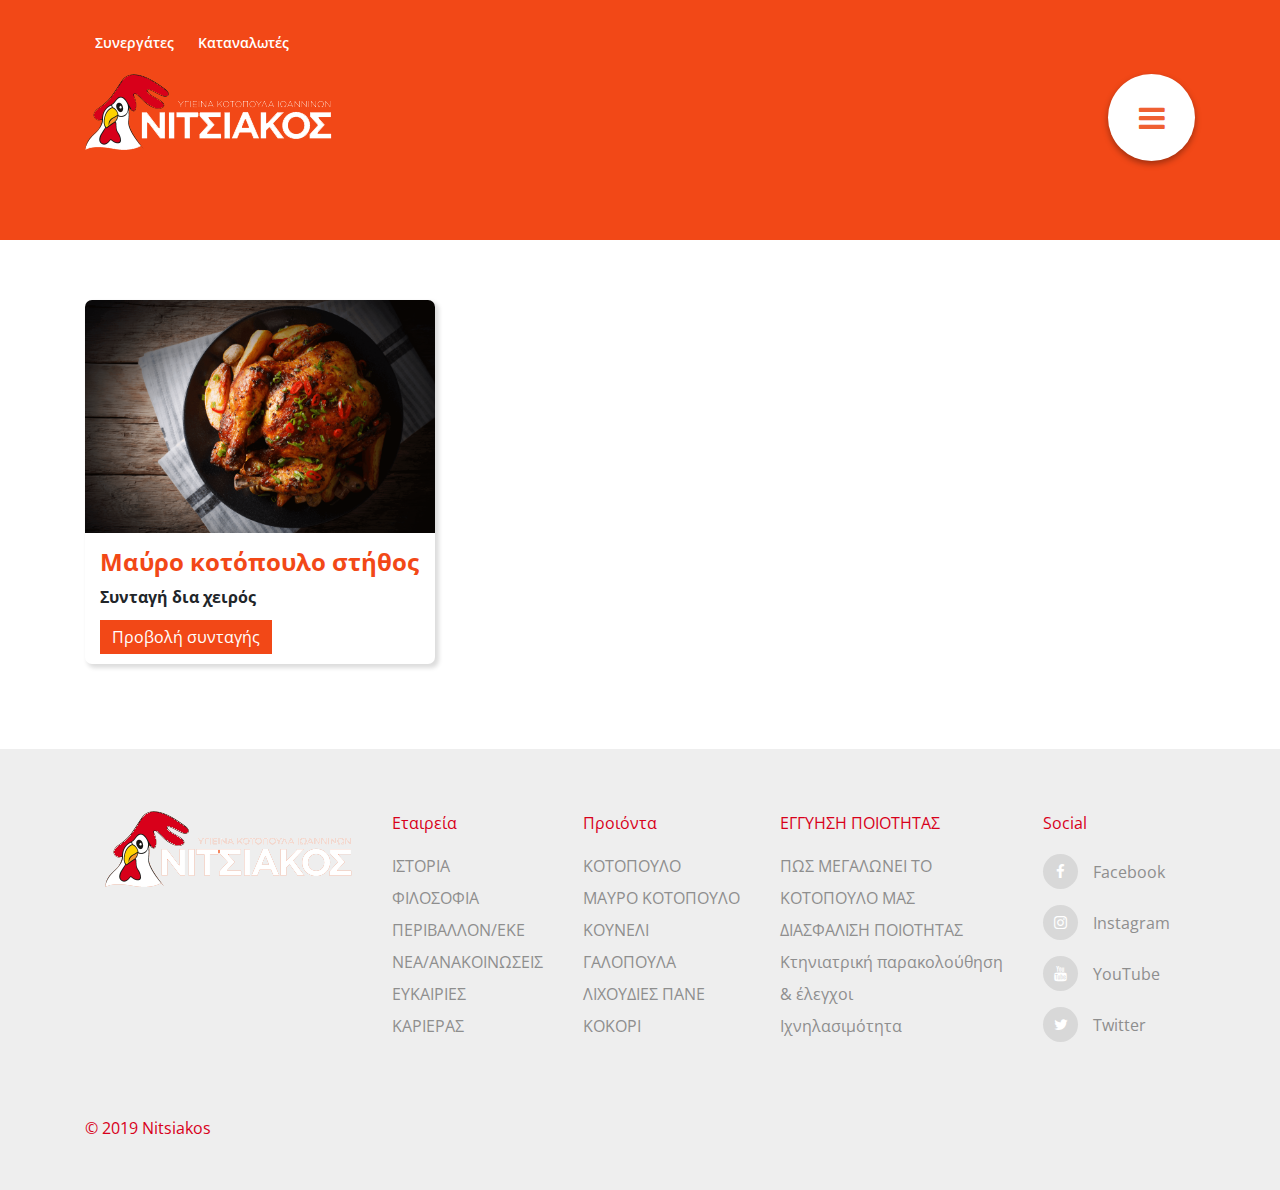
<file: pages.html>
<!doctype html>
<html class="no-js" lang="">
  <head>
    <meta charset="utf-8">
    <meta http-equiv="x-ua-compatible" content="ie=edge">
    <title>Nitsiakos</title>
    <meta name="viewport" content="width=device-width, initial-scale=1">
    <!--
      ==============================
        Load Main Stylesheet File
      ==============================
    -->
    <link rel="stylesheet" href="css/style.css">    

    <!--
      ==========================
        Load Modernizr File
      ==========================
    -->
    <script src="js/modernizr.min.js"></script>

  </head>
  <body>
    <!--[if lt IE 8]>
      <p class="browserupgrade">You are using an <strong>outdated</strong> browser. Please <a href="http://browsehappy.com/">upgrade your browser</a> to improve your experience.</p>
    <![endif]-->


    <header>

	    <div id="myNav" class="overlay">
        <a href="javascript:void(0)" class="closebtn" onclick="closeNav()">&times;</a>
        <div class="overlay-content">
          <a href="index.html">Σπίτι</a>
          <a href="product.html">Προϊόν</a>
          <a href="article.html">Συνταγή</a>
        </div>
      </div>

      <div class="container">
      	<div class="row">
      		<div class="col-md-12 d-none d-md-block">
      			<div class="header_top">
	      			<a href="#">Συνεργάτες</a>
	      			<a href="#">Καταναλωτές</a>
      			</div>
      		</div>
      		<div class="col-md-6">
      			<div class="header_left">
      				<a href="index.html">
	      				<div class="header_logo">
	      					<img src="images/logo.png" alt="">
	      				</div>
      				</a>
      			</div>
      		</div>
      		<div class="col-md-6">
      			<div class="header_right">
      				<ul class="list-group d-flex flex-row justify-content-between justify-content-md-end align-items-center">
      				  <!-- <li class="list-group-item">
      				  	<a href="#">
      				  		<i class="fa fa-search" aria-hidden="true"></i>
      				  	</a>
      				  </li>
      				  <li class="list-group-item text-center pl-4 pr-4">
      				  	<a href="#">
      				  		<img src="images/hat.svg" alt="">
      				  		<p class="mt-1 mb-0">Οι Συνταγές μου</p>
      				  	</a>
      				  </li> -->
      				  <li class="list-group-item">
      				  		<a href="javascript:void(0)" onclick="openNav()">
		      				  	<div class="header_menu_icon">
      				  				<i class="fa fa-bars" aria-hidden="true"></i>
		      				  	</div>
      				  		</a>
      				  </li>
      				</ul>
      			</div>
      		</div>
      	</div>
      </div>
    </header>
	
    <section id="slider_area" class="slider_area_page d-flex align-items-center">
      
    </section>

    <section id="main_area">
      <div class="container">
        <div class="row">
          <div class="col-md-4">
            <div class="search_product">
              <div class="sr_img">
                <a href="#">
                  <img src="images/article_bg.png" alt="">
                </a>
              </div>
              <div class="sr_content">
                <h4>Μαύρο κοτόπουλο στήθος</h4>
                <p>Συνταγή δια χειρός</p>
                <a href="#" class="req_btn">Προβολή συνταγής</a>
              </div>
            </div>
          </div>
        </div>
      </div>
    </section>

    <section id="footer_area">
      <div class="container">
        <div class="row">
          <div class="col-md-12">
            
            <div class="footer_list">
              <div class="d-none d-md-block d-lg-none">
                <img class="img-fluid" src="images/logo.png" alt="">
              </div>


              <ul class="list-group d-md-flex flex-md-row">
                <li class="list-group-item bg-transparent border-0  d-block d-md-none d-lg-block">
                  <img class="img-fluid" src="images/logo.png" alt="">
                </li>
                <li class="list-group-item bg-transparent border-0">
                  <div class="footer_menu_title">
                    Eταιρεία
                  </div>
                  <ul class="footer_menu_list list-group">
                    <li class="list-group-item p-0 bg-transparent border-0"><a href="#">ΙΣΤΟΡΙΑ</a></li>
                    <li class="list-group-item p-0 bg-transparent border-0"><a href="#">ΦΙΛΟΣΟΦΙΑ</a></li>
                    <li class="list-group-item p-0 bg-transparent border-0"><a href="#">ΠΕΡΙΒΑΛΛΟΝ/EKE</a></li>
                    <li class="list-group-item p-0 bg-transparent border-0"><a href="#">ΝΕΑ/ΑΝΑΚΟΙΝΩΣΕΙΣ</a></li>
                    <li class="list-group-item p-0 bg-transparent border-0"><a href="#">ΕΥΚΑΙΡΙΕΣ</a></li>
                    <li class="list-group-item p-0 bg-transparent border-0"><a href="#">ΚΑΡΙΕΡΑΣ</a></li>
                  </ul>
                </li>
                <li class="list-group-item bg-transparent border-0">
                  <div class="footer_menu_title">
                    Προιόντα
                  </div>
                  <ul class="footer_menu_list list-group">
                    <li class="list-group-item p-0 bg-transparent border-0"><a href="#">ΚΟΤΟΠΟΥΛΟ</a></li>
                    <li class="list-group-item p-0 bg-transparent border-0"><a href="#">ΜΑΥΡΟ ΚΟΤΟΠΟΥΛΟ</a></li>
                    <li class="list-group-item p-0 bg-transparent border-0"><a href="#">ΚΟΥΝΕΛΙ</a></li>
                    <li class="list-group-item p-0 bg-transparent border-0"><a href="#">ΓΑΛΟΠΟΥΛΑ</a></li>
                    <li class="list-group-item p-0 bg-transparent border-0"><a href="#">ΛΙΧΟΥΔΙΕΣ ΠΑΝΕ</a></li>
                    <li class="list-group-item p-0 bg-transparent border-0"><a href="#">ΚΟΚΟΡΙ</a></li>
                  </ul>
                </li>
                <li class="list-group-item bg-transparent border-0">
                  <div class="footer_menu_title">
                    ΕΓΓΥΗΣΗ ΠΟΙΟΤΗΤΑΣ
                  </div>
                  <ul class="footer_menu_list list-group">
                    <li class="list-group-item p-0 bg-transparent border-0"><a href="#">ΠΩΣ ΜΕΓΑΛΩΝΕΙ ΤΟ</a></li>
                    <li class="list-group-item p-0 bg-transparent border-0"><a href="#">ΚΟΤΟΠΟΥΛΟ ΜΑΣ</a></li>
                    <li class="list-group-item p-0 bg-transparent border-0"><a href="#">ΔΙΑΣΦΑΛΙΣΗ ΠΟΙΟΤΗΤΑΣ</a></li>
                    <li class="list-group-item p-0 bg-transparent border-0"><a href="#">Κτηνιατρική παρακολούθηση</a></li>
                    <li class="list-group-item p-0 bg-transparent border-0"><a href="#">& έλεγχοι</a></li>
                    <li class="list-group-item p-0 bg-transparent border-0"><a href="#">Ιχνηλασιμότητα</a></li>
                  </ul>
                </li>
                <li class="list-group-item bg-transparent border-0">
                  <div class="footer_menu_title">
                    Social
                  </div>
                  <ul class="footer_menu_list_social list-group">
                    <li class="list-group-item p-0 bg-transparent border-0">
                      <a class="d-flex align-items-center" href="#"> <span class="footer_social_icon d-flex justify-content-center align-items-center"><i class="fa fa-facebook"></i></span> Facebook</a>
                    </li>
                    <li class="list-group-item p-0 bg-transparent border-0">
                      <a class="d-flex align-items-center" href="#"> <span class="footer_social_icon d-flex justify-content-center align-items-center"><i class="fa fa-instagram"></i></span> Instagram</a>
                    </li>
                    <li class="list-group-item p-0 bg-transparent border-0">
                      <a class="d-flex align-items-center" href="#"> <span class="footer_social_icon d-flex justify-content-center align-items-center"><i class="fa fa-youtube"></i></span> YouTube</a>
                    </li>
                    <li class="list-group-item p-0 bg-transparent border-0">
                      <a class="d-flex align-items-center" href="#"> <span class="footer_social_icon d-flex justify-content-center align-items-center"><i class="fa fa-twitter"></i></span> Twitter</a>
                    </li>
                  </ul>
                </li>
              </ul>
            </div>

          </div>

          <div class="col-md-12">
            <div class="copyright">
              &copy; 2019 Nitsiakos
            </div>
          </div>

        </div>
      </div>
    </section>


		
    <!--
      ==========================
        Load Plugins File
      ==========================
    -->
    <script src="js/jquery.min.js"></script>
    <script src="js/bootstrap.min.js"></script>
    <script src="js/owl.carousel.min.js"></script>
    <!--
      ===============================
        Active Plugins Main File
      ===============================
    -->
    <script src="js/app.js"></script>

  </body>
</html>
</file>
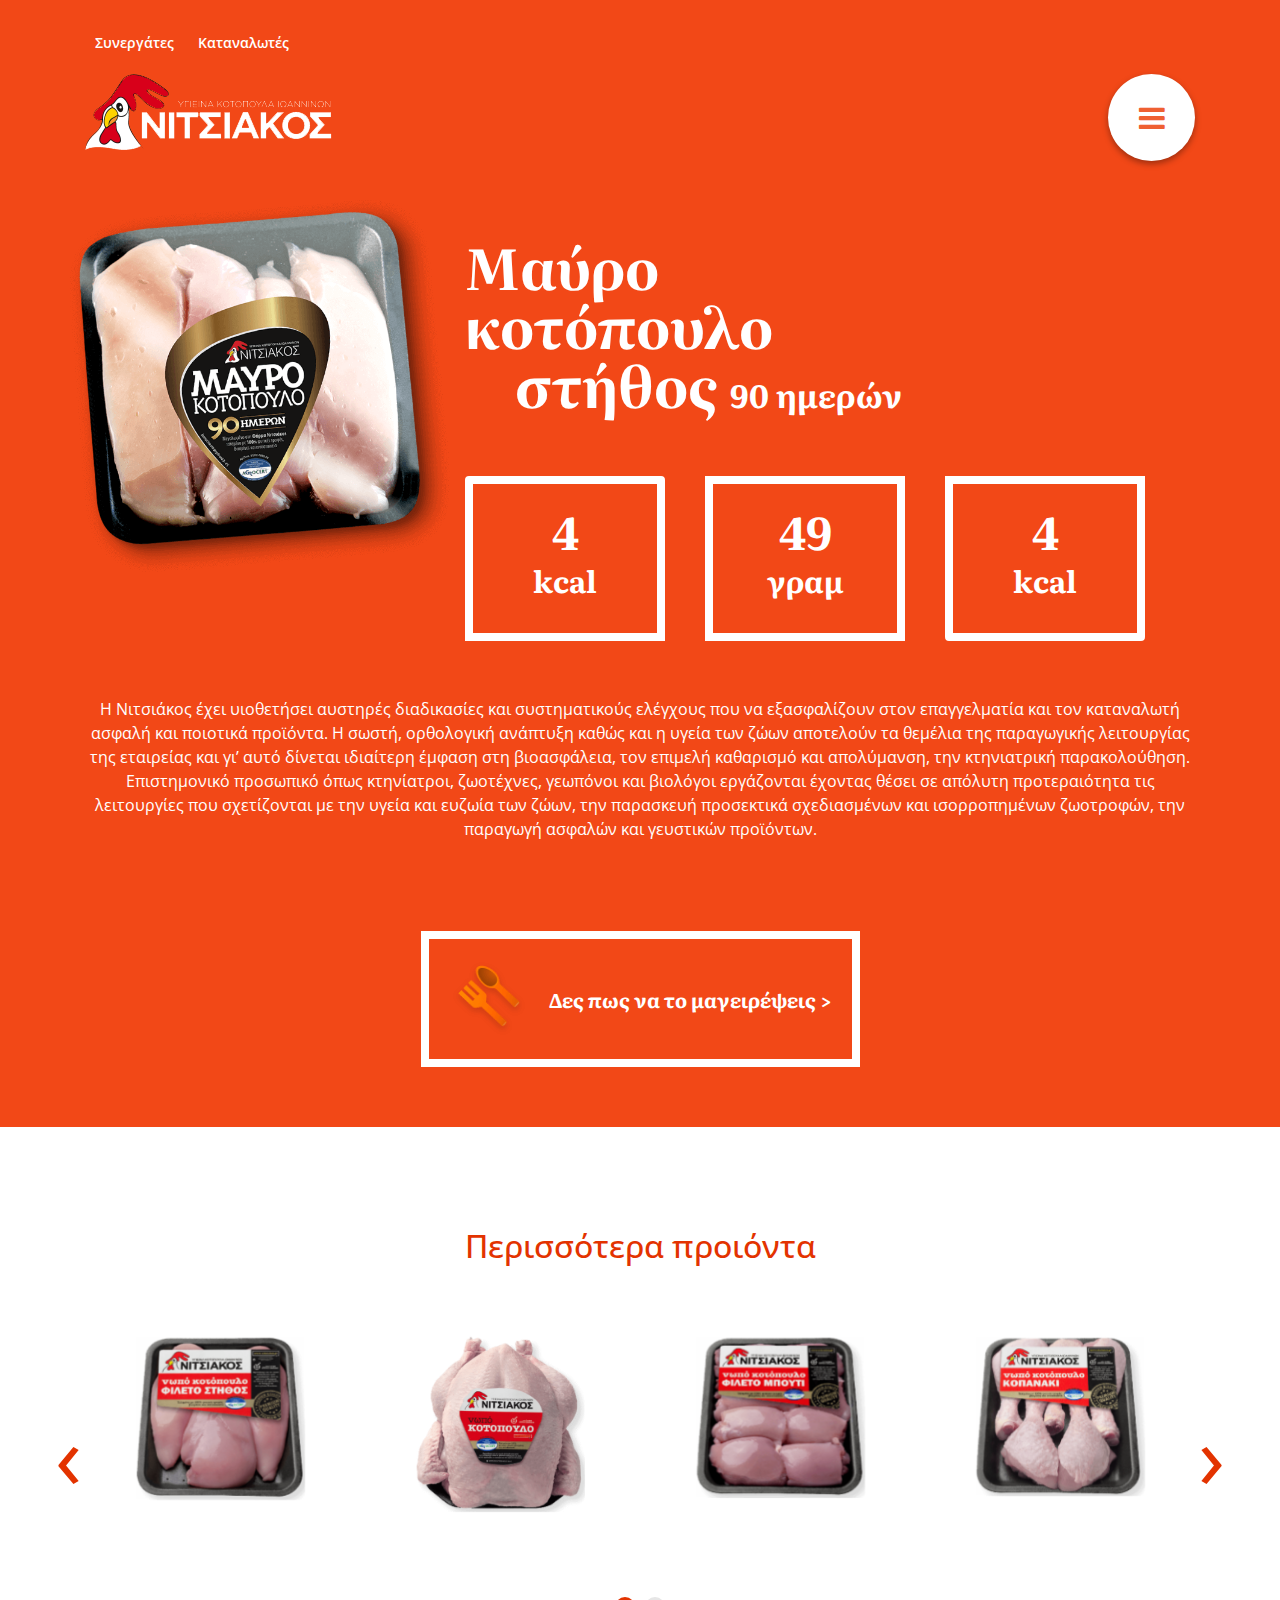
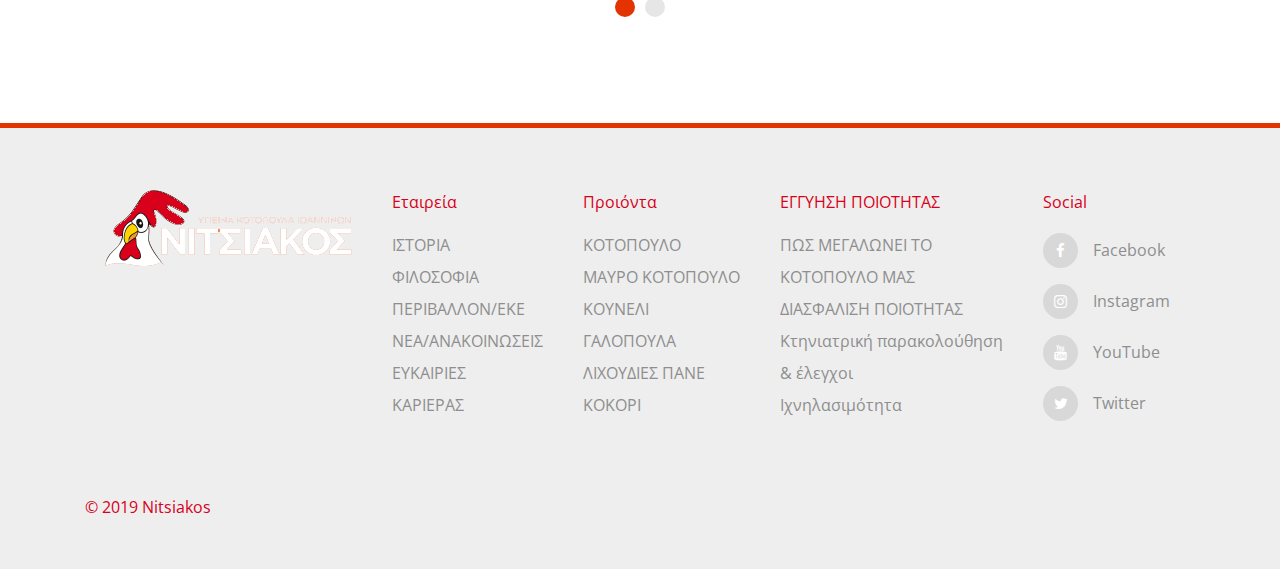
<file: product.html>
<!doctype html>
<html class="no-js" lang="">
  <head>
    <meta charset="utf-8">
    <meta http-equiv="x-ua-compatible" content="ie=edge">
    <title>Nitsiakos</title>
    <meta name="viewport" content="width=device-width, initial-scale=1">
    <!--
      ==============================
        Load Main Stylesheet File
      ==============================
    -->
    <link rel="stylesheet" href="css/style.css">    

    <!--
      ==========================
        Load Modernizr File
      ==========================
    -->
    <script src="js/modernizr.min.js"></script>

  </head>
  <body>
    <!--[if lt IE 8]>
      <p class="browserupgrade">You are using an <strong>outdated</strong> browser. Please <a href="http://browsehappy.com/">upgrade your browser</a> to improve your experience.</p>
    <![endif]-->


    <header>

	    <div id="myNav" class="overlay">
        <a href="javascript:void(0)" class="closebtn" onclick="closeNav()">&times;</a>
        <div class="overlay-content">
          <a href="index.html">Σπίτι</a>
          <a href="product.html">Προϊόν</a>
          <a href="article.html">Συνταγή</a>
        </div>
      </div>

      <div class="container">
      	<div class="row">
      		<div class="col-md-12 d-none d-md-block">
      			<div class="header_top">
	      			<a href="#">Συνεργάτες</a>
	      			<a href="#">Καταναλωτές</a>
      			</div>
      		</div>
      		<div class="col-md-6">
      			<div class="header_left">
      				<a href="index.html">
	      				<div class="header_logo">
	      					<img src="images/logo.png" alt="">
	      				</div>
      				</a>
      			</div>
      		</div>
      		<div class="col-md-6">
      			<div class="header_right">
      				<ul class="list-group d-flex flex-row justify-content-between justify-content-md-end align-items-center">
      				  <!-- <li class="list-group-item">
      				  	<a href="#">
      				  		<i class="fa fa-search" aria-hidden="true"></i>
      				  	</a>
      				  </li>
      				  <li class="list-group-item text-center pl-4 pr-4">
      				  	<a href="#">
      				  		<img src="images/hat.svg" alt="">
      				  		<p class="mt-1 mb-0">Οι Συνταγές μου</p>
      				  	</a>
      				  </li> -->
      				  <li class="list-group-item">
      				  		<a href="javascript:void(0)" onclick="openNav()">
		      				  	<div class="header_menu_icon">
      				  				<i class="fa fa-bars" aria-hidden="true"></i>
		      				  	</div>
      				  		</a>
      				  </li>
      				</ul>
      			</div>
      		</div>
      	</div>
      </div>
    </header>
	
    <section id="slider_area" class="slider_area_page d-flex align-items-center">
        <div class="container">
          <div class="row">
            <div class="col-md-12 col-lg-4 m-0 p-0">
              <div class="slider_img">
                <img class="img-fluid" src="images/slider-top-img.png" alt="">
              </div>
            </div>
            <div class="col-md-12 col-lg-8">
              <div class="slider_content_block">
                
                <div class="slider-title">
                  <h2>Μαύρο</h2>
                  <h2>κοτόπουλο</h2>
                  <h2> <div class="slider_sub_title">στήθος</div> <span>90 ημερών</span></h2>
                </div>
                <div class="slider_qun">
                  <ul class="list-group d-md-flex flex-md-row justify-content-md-between">
                    <li class="list-group-item bg-transparent">
                      <h2 class="m-0 count">34</h2>
                      <p class="m-0">kcal</p>
                    </li>
                    <li class="list-group-item bg-transparent">
                      <h2 class="m-0 count">500</h2>
                      <p class="m-0">γραμ</p>
                    </li>
                    <li class="list-group-item bg-transparent">
                      <h2 class="m-0 count">34</h2>
                      <p class="m-0">kcal</p>
                    </li>
                  </ul>
                </div>

              </div>
            </div>

            <div class="col-md-12">
              <div class="slider_content">
                <p class="m-0">
                  Η Νιτσιάκος έχει υιοθετήσει αυστηρές διαδικασίες και συστηματικούς ελέγχους που να εξασφαλίζουν στον επαγγελματία και τον καταναλωτή ασφαλή και ποιοτικά προϊόντα. Η σωστή, ορθολογική ανάπτυξη καθώς και η υγεία των ζώων αποτελούν τα θεμέλια της παραγωγικής λειτουργίας της εταιρείας και γι’ αυτό δίνεται ιδιαίτερη έμφαση στη βιοασφάλεια, τον επιμελή καθαρισμό και απολύμανση, την κτηνιατρική παρακολούθηση. Επιστημονικό προσωπικό όπως κτηνίατροι, ζωοτέχνες, γεωπόνοι και βιολόγοι εργάζονται έχοντας θέσει σε απόλυτη προτεραιότητα τις λειτουργίες που σχετίζονται με την υγεία και ευζωία των ζώων, την παρασκευή προσεκτικά σχεδιασμένων και ισορροπημένων ζωοτροφών, την παραγωγή ασφαλών και γευστικών προϊόντων.
                </p>
                <div class="slider_btn_area">
                  <a href="#">
                    <div class="slider_btn">
                      <div class=" d-md-flex flex-md-row align-items-md-center">
                        <img src="images/ch_img.png" alt="">
                        <p class="m-0">Δες πως να το μαγειρέψεις ></p>
                      </div>
                    </div>
                  </a>
                </div>
              </div>

            </div>

          </div>
        </div>
    </section>

    <section id="product_slider">
      <div class="container">
        <div class="row">

          <div class="col-md-12">
            <div class="product_slider_title">
              <h2>Περισσότερα προιόντα</h2>
            </div>
          </div>
          <div class="col-md-12">
            <div class="product_slider_content">

              <div id="product_slider_content" class="owl-carousel owl-theme">
                  <div class="item">
                    <div class="slider_img">
                      <img class="img-fluid" src="images/3_1.png" alt="">
                    </div>
                  </div>
                  <div class="item">
                    <div class="slider_img">
                      <img class="img-fluid" src="images/3_2.png" alt="">
                    </div>
                  </div>
                  <div class="item">
                    <div class="slider_img">
                      <img class="img-fluid" src="images/3_3.png" alt="">
                    </div>
                  </div>
                  <div class="item">
                    <div class="slider_img">
                      <img class="img-fluid" src="images/3_4.png" alt="">
                    </div>
                  </div>
                  <div class="item">
                    <div class="slider_img">
                      <img class="img-fluid" src="images/3_3.png" alt="">
                    </div>
                  </div>
              </div>

            </div>
          </div>
        </div>
      </div>
    </section>



    <section id="footer_area">
      <div class="container">
        <div class="row">
          <div class="col-md-12">
            
            <div class="footer_list">
              <div class="d-none d-md-block d-lg-none">
                <img class="img-fluid" src="images/logo.png" alt="">
              </div>


              <ul class="list-group d-md-flex flex-md-row">
                <li class="list-group-item bg-transparent border-0  d-block d-md-none d-lg-block">
                  <img class="img-fluid" src="images/logo.png" alt="">
                </li>
                <li class="list-group-item bg-transparent border-0">
                  <div class="footer_menu_title">
                    Eταιρεία
                  </div>
                  <ul class="footer_menu_list list-group">
                    <li class="list-group-item p-0 bg-transparent border-0"><a href="#">ΙΣΤΟΡΙΑ</a></li>
                    <li class="list-group-item p-0 bg-transparent border-0"><a href="#">ΦΙΛΟΣΟΦΙΑ</a></li>
                    <li class="list-group-item p-0 bg-transparent border-0"><a href="#">ΠΕΡΙΒΑΛΛΟΝ/EKE</a></li>
                    <li class="list-group-item p-0 bg-transparent border-0"><a href="#">ΝΕΑ/ΑΝΑΚΟΙΝΩΣΕΙΣ</a></li>
                    <li class="list-group-item p-0 bg-transparent border-0"><a href="#">ΕΥΚΑΙΡΙΕΣ</a></li>
                    <li class="list-group-item p-0 bg-transparent border-0"><a href="#">ΚΑΡΙΕΡΑΣ</a></li>
                  </ul>
                </li>
                <li class="list-group-item bg-transparent border-0">
                  <div class="footer_menu_title">
                    Προιόντα
                  </div>
                  <ul class="footer_menu_list list-group">
                    <li class="list-group-item p-0 bg-transparent border-0"><a href="#">ΚΟΤΟΠΟΥΛΟ</a></li>
                    <li class="list-group-item p-0 bg-transparent border-0"><a href="#">ΜΑΥΡΟ ΚΟΤΟΠΟΥΛΟ</a></li>
                    <li class="list-group-item p-0 bg-transparent border-0"><a href="#">ΚΟΥΝΕΛΙ</a></li>
                    <li class="list-group-item p-0 bg-transparent border-0"><a href="#">ΓΑΛΟΠΟΥΛΑ</a></li>
                    <li class="list-group-item p-0 bg-transparent border-0"><a href="#">ΛΙΧΟΥΔΙΕΣ ΠΑΝΕ</a></li>
                    <li class="list-group-item p-0 bg-transparent border-0"><a href="#">ΚΟΚΟΡΙ</a></li>
                  </ul>
                </li>
                <li class="list-group-item bg-transparent border-0">
                  <div class="footer_menu_title">
                    ΕΓΓΥΗΣΗ ΠΟΙΟΤΗΤΑΣ
                  </div>
                  <ul class="footer_menu_list list-group">
                    <li class="list-group-item p-0 bg-transparent border-0"><a href="#">ΠΩΣ ΜΕΓΑΛΩΝΕΙ ΤΟ</a></li>
                    <li class="list-group-item p-0 bg-transparent border-0"><a href="#">ΚΟΤΟΠΟΥΛΟ ΜΑΣ</a></li>
                    <li class="list-group-item p-0 bg-transparent border-0"><a href="#">ΔΙΑΣΦΑΛΙΣΗ ΠΟΙΟΤΗΤΑΣ</a></li>
                    <li class="list-group-item p-0 bg-transparent border-0"><a href="#">Κτηνιατρική παρακολούθηση</a></li>
                    <li class="list-group-item p-0 bg-transparent border-0"><a href="#">& έλεγχοι</a></li>
                    <li class="list-group-item p-0 bg-transparent border-0"><a href="#">Ιχνηλασιμότητα</a></li>
                  </ul>
                </li>
                <li class="list-group-item bg-transparent border-0">
                  <div class="footer_menu_title">
                    Social
                  </div>
                  <ul class="footer_menu_list_social list-group">
                    <li class="list-group-item p-0 bg-transparent border-0">
                      <a class="d-flex align-items-center" href="#"> <span class="footer_social_icon d-flex justify-content-center align-items-center"><i class="fa fa-facebook"></i></span> Facebook</a>
                    </li>
                    <li class="list-group-item p-0 bg-transparent border-0">
                      <a class="d-flex align-items-center" href="#"> <span class="footer_social_icon d-flex justify-content-center align-items-center"><i class="fa fa-instagram"></i></span> Instagram</a>
                    </li>
                    <li class="list-group-item p-0 bg-transparent border-0">
                      <a class="d-flex align-items-center" href="#"> <span class="footer_social_icon d-flex justify-content-center align-items-center"><i class="fa fa-youtube"></i></span> YouTube</a>
                    </li>
                    <li class="list-group-item p-0 bg-transparent border-0">
                      <a class="d-flex align-items-center" href="#"> <span class="footer_social_icon d-flex justify-content-center align-items-center"><i class="fa fa-twitter"></i></span> Twitter</a>
                    </li>
                  </ul>
                </li>
              </ul>
            </div>

          </div>

          <div class="col-md-12">
            <div class="copyright">
              &copy; 2019 Nitsiakos
            </div>
          </div>

        </div>
      </div>
    </section>


		
    <!--
      ==========================
        Load Plugins File
      ==========================
    -->
    <script src="js/jquery.min.js"></script>
    <script src="js/bootstrap.min.js"></script>
    <script src="js/owl.carousel.min.js"></script>
    <!--
      ===============================
        Active Plugins Main File
      ===============================
    -->
    <script src="js/app.js"></script>

  </body>
</html>
</file>
<file: css/style.css>
/*------------------------------------------------------------------

  * Template Nam: Nitsiakos
  * Template UR:  https://sazzad362.com/
  * Description:  This template for my quick start HTML Project
  * Author:       Md Sazzad Hossain
  * Author URI:   https://sazzad362.com/
  * Version:      1.0.0
  * Last update:  25-10-2018

 * -----------------------------------------------------------------*
 *                         TABLE OF CONTENTS                        *
 * -----------------------------------------------------------------*
 *
	00. Plugins;
	01. base;
	02. Header;
	03. Nav;
	04. Footer;
 *

 * -----------------------------------------------------------------*
 *                        Color Codes                               *
 * -----------------------------------------------------------------*

	$brand_color: #ff5252;

-------------------------------------------------------------------*/
/*
	=================================
		@Loaded All Plugins
		@Sazzad362
	=================================
*/
/* 
 * Embed Google Font
 * font-family: 'Literata', serif;
 * font-family: 'Open Sans', sans-serif;
*/
@import url("https://fonts.googleapis.com/css?family=Literata:400,500,700&display=swap");
@import url("https://fonts.googleapis.com/css?family=Open+Sans:400,600,700&display=swap");
/* 
 * Bootstrap v4.1.3 (https://getbootstrap.com/)
 * Copyright 2011-2018 The Bootstrap Authors
 * Copyright 2011-2018 Twitter, Inc.
 * Licensed under MIT (https://github.com/twbs/bootstrap/blob/master/LICENSE)
*/
@import url("../css/bootstrap.min.css");
/* 
 *  Font Awesome 4.7.0 by @davegandy - http://fontawesome.io - @fontawesome
 *  License - http://fontawesome.io/license (Font: SIL OFL 1.1, CSS: MIT License)
*/
@import url("../css/font-awesome.min.css");
/**
 * Owl Carousel v2.3.4
 * Copyright 2013-2018 David Deutsch
 * Licensed under: SEE LICENSE IN https://github.com/OwlCarousel2/OwlCarousel2/blob/master/LICENSE
 */
@import url("../css/owl.carousel.min.css");
/*!
 * animate.css -http://daneden.me/animate
 * Version - 3.7.0
 * Copyright (c) 2018 Daniel Eden
 */
@import url("../css/animate.css");
* {
  margin: 0;
  padding: 0;
}

body {
  font-family: 'Open Sans', sans-serif;
}

header {
  background: #f24817;
  padding: 20px 0;
  width: 100%;
  z-index: 10;
}
header .header_logo {
  text-align: center;
  margin-bottom: 20px;
}
header .header_top {
  padding: 10px 0 20px;
  position: relative;
  z-index: 12;
}
header .header_top a {
  color: #fff;
  padding: 5px 10px;
  border-radius: 20px;
  font-size: 14px;
  transition: 0.5s;
  text-decoration: none;
  font-weight: 600;
}
header .header_top a:hover {
  color: #E33300;
  background: rgba(255, 255, 255, 0.8);
}
header .list-group-item {
  background: transparent;
  padding: 0;
  border: 0;
}
header .list-group-item a {
  color: #fff;
}
header i.fa-search {
  font-size: 30px;
}
header .header_menu_icon {
  background: #FFFFFF;
  box-shadow: 0px 3px 6px rgba(0, 0, 0, 0.35);
  width: 87px;
  height: 87px;
  border-radius: 100%;
  position: relative;
}
header .header_menu_icon i {
  color: #EF6032;
  font-size: 30px;
  position: absolute;
  top: 50%;
  left: 50%;
  transform: translate(-50%, -50%);
}

.overlay {
  height: 0%;
  width: 100%;
  position: fixed;
  z-index: 11;
  top: 0;
  left: 0;
  background-color: black;
  background-color: rgba(0, 0, 0, 0.9);
  overflow-y: hidden;
  transition: 0.5s;
}

.overlay-content {
  position: relative;
  top: 25%;
  width: 100%;
  text-align: center;
  margin-top: 30px;
}

.overlay a {
  padding: 8px;
  text-decoration: none;
  font-size: 25px;
  color: #fff;
  display: block;
  transition: 0.3s;
  font-family: 'Literata', serif;
}

.overlay a:hover, .overlay a:focus {
  color: #D8001A;
}

.overlay .closebtn {
  position: absolute;
  top: 20px;
  right: 45px;
  font-size: 60px;
}

@media screen and (max-height: 450px) {
  .overlay {
    overflow-y: auto;
  }

  .overlay a {
    font-size: 20px;
  }

  .overlay .closebtn {
    font-size: 40px;
    top: 15px;
    right: 35px;
  }
}
@media (min-width: 768px) {
  header .header_logo {
    position: relative;
    z-index: 12;
    text-align: left;
  }
}
@media (min-width: 992px) {
  header {
    position: absolute;
    background: transparent;
  }
}
#slider_area {
  background: #F24817;
  color: #fff;
  text-align: center;
}
#slider_area .slider_img_block {
  width: 100%;
  background: url("../images/slider-left-img.jpg") no-repeat;
  height: 100vh;
  background-size: cover;
  background-position: center center;
}
#slider_area .slider_content_block {
  padding: 40px 0;
}
#slider_area .slider-title {
  font-family: 'Literata', serif;
  margin-bottom: 20px;
}
#slider_area .slider-title h2 {
  font-weight: 700;
  font-size: 3.5rem;
  line-height: 2.2rem;
}
#slider_area .slider-title h2 span {
  font-size: 2rem;
  display: block;
  line-height: 1.5;
}
#slider_area .slider-title h2 span:last-child {
  line-height: 2;
}
#slider_area a {
  display: inline-block;
  margin-top: 20px;
  color: #fff;
  font-size: 20px;
  font-weight: 700;
  font-family: 'Literata', serif;
}
#slider_area .slider-content p {
  font-family: 'Open Sans', sans-serif;
  font-size: 16px;
  line-height: 1.5;
}

.slider_area_page .slider_content_block {
  transform: translateX(0%) !important;
}
.slider_area_page .slider-title h2 {
  line-height: 3.2rem !important;
}
.slider_area_page .slider_qun li {
  border: 8px solid #fff;
  margin-bottom: 20px;
  padding-top: 20px;
  padding-bottom: 30px;
}
.slider_area_page .slider_qun li:last-child {
  margin-bottom: 0;
}
.slider_area_page .slider_qun li h2 {
  font-size: 45px;
  font-weight: 700;
  font-family: 'Literata', serif;
}
.slider_area_page .slider_qun li p {
  font-size: 30px;
  font-weight: 700;
  font-family: 'Literata', serif;
}
.slider_area_page .slider_content {
  padding-bottom: 20px;
}
.slider_area_page .slider_btn {
  border: 8px solid #fff;
  margin-top: 20px;
  padding: 20px;
}
.slider_area_page .slider_btn a {
  margin: 0 !important;
}

#slider_area.article_page {
  background: url("../images/article_bg.png") no-repeat;
  background-size: cover;
  background-position: center center;
  background-attachment: fixed;
}

@media (min-width: 768px) {
  #slider_area {
    text-align: left;
  }

  .slider_area_page {
    padding-bottom: 40px;
    text-align: center !important;
  }
  .slider_area_page .slider_qun li {
    min-width: 200px;
  }
  .slider_area_page .slider_qun li:last-child {
    margin-bottom: 20px;
  }
  .slider_area_page .slider_content_block {
    padding-bottom: 0 !important;
  }
  .slider_area_page .slider_btn {
    display: inline-block;
  }

  #slider_area.article_page {
    padding: 100px 0;
  }
}
@media (min-width: 992px) {
  #slider_area {
    height: 100vh;
  }
  #slider_area .slider_content_block {
    transform: translateX(-25%);
  }
  #slider_area .slider_content_block img {
    transition: all 0.5s ease;
  }
  #slider_area .slider_content_block img:hover {
    transform: scale(1.1);
  }
  #slider_area .slider-title {
    font-family: 'Literata', serif;
    margin-bottom: 20px;
  }
  #slider_area .slider-title h2 span:last-child {
    margin-left: 50px;
  }

  .slider_area_page {
    height: unset !important;
    padding-top: 200px !important;
  }
  .slider_area_page .slider-title {
    text-align: left;
  }
  .slider_area_page .slider_sub_title {
    margin-left: 50px;
    display: inline-block;
  }
  .slider_area_page span {
    margin: 0 !important;
    display: inline-block !important;
  }
  .slider_area_page .slider_qun,
  .slider_area_page .slider_content,
  .slider_area_page .slider_btn_area {
    margin-top: 50px;
  }
  .slider_area_page .slider_btn img {
    margin-right: 20px;
  }
}
@media (min-width: 1200px) {
  .slider_area_page .slider_qun {
    text-align: left;
  }
  .slider_area_page .slider_qun ul {
    text-align: center;
    display: inline-block !important;
  }
  .slider_area_page .slider_qun ul li {
    margin: 0 40px 0 0 !important;
    float: left;
  }
  .slider_area_page .slider_qun ul li:last-child {
    margin: 0 !important;
  }
}
#feature_area {
  padding: 40px 0;
  background: url("../images/feature_bg.png") no-repeat #eeeeee;
  background-size: 50%;
  background-position: center center;
  text-align: center;
}
#feature_area .feature_content_area {
  border: 8px solid #D8001A;
  padding: 20px 0 30px;
}
#feature_area .sub_title {
  color: #D8001A;
  font-weight: 300;
  font-size: 16px;
}
#feature_area .feature_title {
  font-size: 30px;
  font-weight: 700;
  line-height: 1;
  font-family: 'Literata', serif;
  color: #E33300;
  border-bottom: 5px solid #D8001A;
  padding-bottom: 30px;
}
#feature_area .feature_content {
  padding: 30px;
  font-size: 16px;
  font-family: 'Literata', serif;
}
#feature_area .feature_content p {
  color: #58210A;
}
#feature_area .feature_link {
  padding-top: 20px;
  text-align: center;
}
#feature_area .feature_link a {
  color: #D8001A;
  font-size: 18px;
  font-family: 'Literata', serif;
  font-weight: 700;
}
#feature_area .feature_footer .feature_footer_sub_title {
  color: #D8001A;
  font-weight: 700;
  font-family: 'Literata', serif;
}
#feature_area .feature_footer .feature_footer_sub_title {
  text-align: center;
  position: relative;
  margin-bottom: 12px;
}
#feature_area .feature_footer ul li {
  background: transparent;
  color: #D8001A;
  text-align: center;
  border-bottom: 1px solid red !important;
  padding: 20px 0;
}
#feature_area .feature_footer ul li .gram_value {
  font-weight: 700;
  font-size: 60px;
  line-height: 1;
  font-family: 'Literata', serif;
}
#feature_area .feature_footer ul li .gram_value span {
  font-size: 25px;
  line-height: 1;
  margin-left: 4px;
}
#feature_area .feature_footer ul li p {
  font-size: 25px;
  line-height: 1.4;
  margin-left: 4px;
  font-weight: 700;
}
#feature_area .feature_footer ul li:last-child {
  border-bottom: 0 !important;
}
#feature_area .murgi_image img {
  max-width: 500px;
  width: 100%;
}
#feature_area .feature_cir {
  margin-top: 20px;
}

@media (min-width: 768px) {
  #feature_area .sub_title {
    font-size: 25px;
  }
  #feature_area .feature_title {
    font-size: 55px;
  }
  #feature_area .feature_footer .feature_footer_sub_title {
    text-align: center;
  }
  #feature_area .feature_footer .feature_footer_sub_title:before {
    content: "";
    position: absolute;
    top: 50%;
    right: 0;
    transform: translateY(-50%);
    height: 5px;
    width: 150px;
    background: #D8001A;
  }
  #feature_area .feature_footer .feature_footer_sub_title:after {
    content: "";
    position: absolute;
    top: 50%;
    left: 0;
    transform: translateY(-50%);
    height: 5px;
    width: 150px;
    background: #D8001A;
  }
  #feature_area .feature_footer ul {
    margin-top: 45px !important;
    margin-bottom: 45px !important;
  }
  #feature_area .feature_footer ul li {
    padding: 20px;
    border-bottom: 0 !important;
    border-right: 1px solid red !important;
    padding: 0 45px;
  }
  #feature_area .feature_footer ul li:last-child {
    border-right: 0 !important;
    border-bottom: 0 !important;
  }
}
@media (min-width: 992px) {
  #feature_area {
    padding: 80px 0;
  }
  #feature_area .feature_title {
    font-size: 95px;
  }
  #feature_area .feature_link {
    text-align: center;
  }
  #feature_area .feature_footer .feature_footer_sub_title:before {
    width: 250px;
  }
  #feature_area .feature_footer .feature_footer_sub_title:after {
    width: 250px;
  }
}
@media (min-width: 1200px) {
  #feature_area {
    padding: 150px 0 150px;
  }
  #feature_area .feature_title {
    font-size: 95px;
  }
  #feature_area .feature_link {
    text-align: right;
  }
  #feature_area .feature_footer .feature_footer_sub_title {
    text-align: right;
    padding-right: 250px;
  }
  #feature_area .feature_footer .feature_footer_sub_title:before {
    content: "";
    position: absolute;
    top: 50%;
    right: 0;
    transform: translateY(-50%);
    height: 5px;
    width: 234px;
    background: #D8001A;
  }
  #feature_area .feature_footer .feature_footer_sub_title:after {
    content: "";
    position: absolute;
    top: 50%;
    left: 0;
    transform: translateY(-50%);
    height: 5px;
    width: 500px;
    background: #D8001A;
  }
  #feature_area .murgi_image {
    position: absolute;
    bottom: 0;
    left: 0;
  }
  #feature_area .murgi_image img {
    transform: translate(-101px, 92px);
  }
  #feature_area .feature_cir {
    position: absolute;
    left: 400px;
  }
}
#service_slider {
  position: relative;
}
#service_slider .item:hover .service_slider_overlay {
  opacity: 1;
}
#service_slider .service_slider_title {
  position: absolute;
  bottom: 0;
  font-size: 40px;
  font-weight: 700;
  font-family: 'Literata', serif;
  color: #fff;
  z-index: 10;
  padding: 20px;
  width: 100%;
}
#service_slider .service_slider_overlay {
  position: absolute;
  top: 0;
  left: 0;
  width: 100%;
  height: 100%;
  background: url("../images/feature_bg.png") no-repeat white;
  background-position: -2% 50%;
  z-index: 11;
  text-align: center;
  opacity: 0;
  transition: 0.5s;
}
#service_slider .service_slider_overlay .overlay_img {
  margin: 0 auto;
  max-width: 180px;
  position: relative;
  z-index: 10;
}
#service_slider .service_slider_overlay .overlay_content {
  margin-top: -60px;
  padding: 60px 15px 15px;
  border: 8px solid #D8001A;
  min-width: 290px;
}
#service_slider .service_slider_overlay .overlay_content .overlay_title {
  font-size: 20px;
  font-family: 'Literata', serif;
  font-weight: 700;
  color: #D8001A;
}
#service_slider .service_slider_overlay .overlay_content .overlay_subtitle {
  font-size: 18px;
  font-family: 'Literata', serif;
  font-weight: 700;
  color: #D8001A;
}
#service_slider .service_slider_overlay .overlay_content .overlay_caption_text {
  font-size: 20px;
  font-family: 'Literata', serif;
  font-weight: 700;
  color: #434343;
}
#service_slider .owl-nav .owl-prev,
#service_slider .owl-nav .owl-next {
  position: absolute;
  top: 50%;
  transform: translateY(-50%);
  transition: 0.5s;
}
#service_slider .owl-nav .owl-prev:focus,
#service_slider .owl-nav .owl-next:focus {
  outline: none;
}
#service_slider .owl-nav .owl-prev:hover,
#service_slider .owl-nav .owl-next:hover {
  background: #D8001A;
  color: #fff;
}
#service_slider .owl-nav .owl-prev {
  font-size: 25px;
  padding: 3px 20px 5px 10px !important;
  background: rgba(255, 255, 255, 0.9);
  line-height: 1;
  color: #D8001A;
  border-bottom-right-radius: 20px;
  border-top-right-radius: 20px;
}
#service_slider .owl-nav .owl-next {
  font-size: 25px;
  padding: 3px 12px 5px 20px !important;
  background: rgba(255, 255, 255, 0.9);
  line-height: 1;
  color: #D8001A;
  border-bottom-left-radius: 20px;
  border-top-left-radius: 20px;
  right: 0;
}

@media (min-width: 1200px) {
  #service_slider .service_slider_overlay .overlay_img {
    max-width: 279px;
  }
  #service_slider .service_slider_overlay .overlay_content {
    min-width: 375px;
  }
  #service_slider .service_slider_overlay .overlay_content .overlay_title {
    font-size: 30px;
  }
  #service_slider .service_slider_overlay .overlay_content .overlay_subtitle {
    font-size: 20px;
  }
  #service_slider .service_slider_overlay .overlay_content .overlay_caption_text {
    font-size: 30px;
  }
  #service_slider .owl-nav .owl-prev {
    font-size: 50px;
  }
  #service_slider .owl-nav .owl-next {
    font-size: 50px;
  }
}
#description_area {
  padding: 40px 0;
  background: url("../images/feature_bg.png") no-repeat #eeeeee;
  background-size: 50%;
  background-position: center center;
  text-align: right;
}
#description_area .feature_content_area {
  border: 8px solid #D8001A;
  padding: 20px;
}
#description_area .description_sub_title {
  font-weight: 300;
  font-size: 18px;
  font-weight: 600;
  color: #E33300;
}
#description_area .description_title {
  color: #D8001A;
  font-size: 30px;
  line-height: 1;
  font-weight: 700;
  margin-bottom: 10px;
  font-family: 'Literata', serif;
}
#description_area .feature_content {
  color: #58210A;
  font-size: 16px;
  line-height: 30px;
  font-family: 'Literata', serif;
}
#description_area .feature_link {
  padding-top: 20px;
  text-align: right;
}
#description_area .feature_link a {
  color: #D8001A;
  font-size: 18px;
  font-family: 'Literata', serif;
  font-weight: 700;
}
#description_area .description_img {
  margin-top: 20px;
  box-shadow: 4px 10px 28px 0px rgba(0, 0, 0, 0.14);
}

@media (min-width: 992px) {
  #description_area .description_title {
    font-size: 55px;
  }
  #description_area .feature_content {
    margin-top: 20px;
    line-height: 30px;
  }
}
@media (min-width: 1200px) {
  #description_area {
    padding: 150px 0 150px;
  }
  #description_area .feature_content_area {
    padding: 20px 0 30px 60px;
  }
  #description_area .description_sub_title {
    font-size: 30px;
  }
  #description_area .description_title {
    font-size: 65px;
  }
  #description_area .feature_content {
    line-height: 40px;
  }
  #description_area .description_img {
    transform: translateX(50px);
  }
}
#instagram_area {
  padding: 40px 0;
  border-bottom: 5px solid #D8001A;
}
#instagram_area .instagram_title {
  text-align: center;
}
#instagram_area .instagram_icon {
  margin-bottom: 20px;
  position: relative;
}
#instagram_area .instagram_icon:before {
  content: "";
  position: absolute;
  left: 50%;
  top: 50%;
  width: 260px;
  height: 6px;
  background: #D8001A;
  transform: translate(-50%, -50%);
}
#instagram_area .instagram_title_icon {
  border: 4px solid #D8001A;
  width: 60px;
  height: 60px;
  border-radius: 100%;
  margin: 0 auto;
  position: relative;
  z-index: 10;
  background: #fff;
}
#instagram_area .instagram_title_icon i {
  font-size: 35px;
  color: #D8001A;
}
#instagram_area .instagram_title_text {
  font-size: 30px;
  line-height: 1;
  color: #D8001A;
  font-weight: 700;
  font-family: 'Literata', serif;
  margin-bottom: 20px;
}
#instagram_area .instagram_sub_title {
  font-size: 20px;
  line-height: 1;
  color: #D8001A;
  font-weight: 700;
  font-family: 'Literata', serif;
  padding: 0 20px;
}
#instagram_area .instagram_slider {
  margin-top: 20px;
}
#instagram_area .owl-dots {
  margin-top: 20px;
  text-align: center;
}
#instagram_area .owl-dots .active {
  background: #E33300 !important;
}
#instagram_area .owl-dots .owl-dot {
  width: 18px;
  height: 18px;
  border-radius: 100%;
  background: #E6E6E6;
  margin: 0 10px;
}
#instagram_area .owl-dots .owl-dot:focus {
  outline: none;
}

#instagram_area.instagram_with_article .instagram_title_text span {
  display: inline-block;
  color: #ACACAC;
  margin: 5px;
}

@media (min-width: 768px) {
  #instagram_area {
    padding: 40px 0;
  }
}
@media (min-width: 992px) {
  #instagram_area {
    padding: 100px 0;
  }
  #instagram_area .instagram_icon {
    margin-bottom: 35px;
  }
  #instagram_area .instagram_icon:before {
    width: 800px;
  }
  #instagram_area .instagram_title_icon {
    width: 92px;
    height: 92px;
  }
  #instagram_area .instagram_title_icon i {
    font-size: 55px;
  }
  #instagram_area .instagram_title_text {
    font-size: 60px;
    margin-bottom: 50px;
  }
  #instagram_area .instagram_sub_title {
    font-size: 35px;
  }
  #instagram_area .instagram_slider {
    margin-top: 50px;
  }
  #instagram_area .owl-dots {
    margin-top: 40px;
  }
}
#product_slider {
  padding: 20px 0;
  border-bottom: 5px solid  #E33300;
}
#product_slider .product_slider_title {
  text-align: center;
  color: #E33300;
  margin-bottom: 20px;
}
#product_slider .slider_img {
  padding: 50px;
  transition: 0.5s;
}
#product_slider .slider_img:hover {
  background: rgba(227, 51, 0, 0.52);
  border-radius: 100%;
  padding: 30px;
}
#product_slider .owl-nav {
  display: none;
}
#product_slider .owl-dots {
  text-align: center;
}
#product_slider .owl-dots button {
  margin: 5px;
  width: 20px;
  height: 20px;
  border-radius: 100%;
  background: #E6E6E6;
}
#product_slider .owl-dots .active {
  background: #E33300;
}
#product_slider .owl-dots .active:focus {
  outline: none;
}

@media (min-width: 768px) {
  #product_slider {
    padding: 100px 0;
    position: relative;
  }
  #product_slider .owl-nav {
    display: block;
  }
  #product_slider .owl-nav button {
    font-size: 60px;
    color: #E33300;
    position: absolute;
    top: 50%;
    transform: translateY(-50%);
  }
  #product_slider .owl-nav button:focus {
    outline: none;
  }
  #product_slider .owl-nav button.owl-next {
    right: 0;
  }
  #product_slider .owl-dots {
    margin-top: 30px;
  }
}
@media (min-width: 1200px) {
  #product_slider .owl-nav button {
    font-size: 90px;
  }
  #product_slider .owl-nav button.owl-prev {
    left: -30px;
  }
  #product_slider .owl-nav button.owl-next {
    right: -30px;
  }
}
#article_content {
  padding: 40px 0;
  background: #EEEEEE;
}
#article_content .article_author .article_author_top img {
  max-width: 100px;
  margin-right: 20px;
}
#article_content .article_author .article_author_top .auth_name {
  font-size: 16px;
  font-weight: 700;
  font-family: 'Literata', serif;
  color: #AD1515;
}
#article_content .article_author .article_author_top .auth_cat {
  font-size: 18px;
  font-weight: 700;
  font-family: 'Literata', serif;
  color: #434343;
}
#article_content .article_author .article_author_top,
#article_content .article_author .article_author_middle {
  border: 8px solid #D8001A;
}
#article_content .article_author .article_author_middle {
  border-top: 0;
}
#article_content .article_author .article_author_middle ul {
  width: 100%;
  text-align: center;
}
#article_content .article_author .article_author_middle ul li {
  padding-top: 20px;
  padding-bottom: 20px;
  color: #D8001A;
  border-bottom: 8px solid #D8001A;
}
#article_content .article_author .article_author_middle ul li:last-child {
  border-bottom: 0;
}
#article_content .article_author .article_author_middle ul li p {
  margin: 10px 0 !important;
  font-weight: 700;
  font-family: 'Literata', serif;
}
#article_content .article_author .article_author_footer {
  padding: 20px 0;
}
#article_content .article_author .article_author_footer p {
  color: #E33300;
  font-weight: 700;
  margin-top: 10px !important;
  font-family: 'Literata', serif;
}
#article_content .article_content_area {
  border: 8px solid #D8001A;
}
#article_content .article_content_area .article_content_left {
  background: #FFF8E2;
  padding: 20px;
}
#article_content .article_content_area .article_content_left_header h2,
#article_content .article_content_area .article_content_left_content_title {
  color: #D8001A;
  font-weight: 700;
  font-family: 'Literata', serif;
}
#article_content .article_content_area .article_content_left_header h2 {
  font-size: 40px;
}
#article_content .article_content_area .article_content_left_content {
  line-height: 2;
  position: relative;
}
#article_content .article_content_area .article_content_left_content .borde_link {
  background: #D8001A;
  color: #fff;
  font-family: 'Literata', serif;
  font-weight: 700;
  padding: 5px 15px 8px 15px;
  border-radius: 20px;
  text-decoration: none;
  position: absolute;
  right: 50%;
  font-size: 15px;
  width: 100%;
  transform: translateX(50%);
  text-align: center;
}
#article_content .article_content_area .article_content_left_content_title {
  margin-bottom: 5px;
}
#article_content .article_content_area .article_content_right {
  background: #fff;
}

@media (min-width: 768px) {
  #article_content {
    border-top: 8px solid #D8001A;
    padding-top: 0;
    padding-bottom: 40px;
  }
  #article_content .article_author {
    margin-top: -117px;
  }
  #article_content .article_author .article_author_top,
  #article_content .article_author .article_author_middle {
    width: 390px;
  }
  #article_content .article_author .article_author_footer {
    padding: 20px 0 20px 25px;
  }
  #article_content .article_author_top {
    background: rgba(238, 238, 238, 0.9);
  }
  #article_content .article_content_area {
    margin-top: -8px;
  }
  #article_content .article_content_area .article_content_left_content .borde_link {
    width: auto;
    right: 0;
    transform: translate(0);
    padding: 5px 25px 8px 25px;
  }
  #article_content .article_author_middle li {
    width: 33.33%;
    border-color: #D8001A;
    border-bottom: 0 !important;
    border-right: 0 !important;
  }
}
@media (min-width: 992px) {
  #article_content {
    padding: 0 0 100px;
  }
  #article_content .article_author .article_author_footer p {
    margin-top: 0 !important;
    text-align: left !important;
    padding: 0 15px;
    font-size: 20px;
  }
  #article_content .article_author .article_author_top,
  #article_content .article_author .article_author_middle {
    width: 500px;
  }
  #article_content .article_content_area .article_content_left_header h2 {
    font-size: 60px;
  }
  #article_content .article_content_area .article_content_right {
    padding-left: 50px;
  }
  #article_content .article_content_area .article_content_left_content .borde_link {
    padding: 5px 35px 8px 35px;
  }
  #article_content .article_content_left {
    position: relative;
  }
  #article_content .article_content_left:before {
    content: "";
    position: absolute;
    bottom: -6%;
    left: -20%;
    width: 180px;
    height: 150px;
    z-index: 10;
    background: url(../images/leaf-png-38617.png) no-repeat;
    background-size: cover;
  }
  #article_content .article_content_right:before {
    display: none;
  }
}
@media (min-width: 1200px) {
  #article_content {
    padding: 0 0 120px;
  }
  #article_content .article_content_left_header {
    margin-bottom: 30px;
  }
  #article_content .article_content_area .article_content_left_content p {
    margin-bottom: 30px;
  }
  #article_content .article_author .article_author_top,
  #article_content .article_author .article_author_middle {
    width: 600px;
  }
  #article_content .article_author .article_author_middle ul li {
    padding: 50px;
  }
  #article_content .article_author .article_author_footer {
    padding-left: 50px;
    display: flex;
    align-items: center;
  }
  #article_content .article_content_left {
    position: relative;
  }
  #article_content .article_content_left:before {
    bottom: -7%;
    left: -30%;
    width: 180px;
    height: 150px;
  }
}
#footer_area {
  background: #EEEEEE;
  padding: 40px 0;
}
#footer_area .footer_menu_title {
  color: #D8001A;
  font-size: 16px;
  margin-bottom: 15px;
}
#footer_area ul ul li {
  font-size: 16px;
  margin: 4px 0;
}
#footer_area a {
  color: #8E8E8E;
  transition: 0.5s;
}
#footer_area a:hover {
  color: #D8001A;
}
#footer_area .footer_social_icon {
  background: #D8D8D8;
  width: 35px;
  height: 35px;
  border-radius: 100%;
  display: inline-block;
  margin-right: 15px;
}
#footer_area .footer_social_icon i {
  font-size: 15px;
  color: #fff;
}
#footer_area .footer_menu_list_social li {
  margin-bottom: 12px;
}
#footer_area .copyright {
  padding-top: 20px;
  text-align: center;
  color: #D8001A;
}

@media (min-width: 768px) {
  #footer_area .copyright {
    text-align: left;
  }
}
@media (min-width: 992px) {
  #footer_area {
    padding: 50px 0;
  }
  #footer_area .copyright {
    padding-top: 50px;
  }
}
#main_area {
  padding: 60px 0;
}

.search_product {
  box-shadow: 3px 3px 4px 1px #ddd;
  border-radius: 7px;
  transition: all 0.9s ease;
  margin-bottom: 25px;
}
.search_product .sr_img {
  overflow: hidden;
}
.search_product img {
  width: 100%;
  border-radius: 7px 7px 0px 0px;
  transition: all 0.9s ease;
}
.search_product .sr_content {
  padding: 15px;
}
.search_product .sr_content h4 {
  color: #f24817;
  font-weight: bold;
}
.search_product .sr_content p {
  font-weight: bold;
}
.search_product a.req_btn {
  text-decoration: none;
  background-color: #f24817;
  padding: 6px 12px;
  color: #fff;
}
.search_product:hover {
  box-shadow: 1px 1px 2px 1px #ddd;
}
.search_product:hover img {
  transform: scale(1.1);
}

/*# sourceMappingURL=style.css.map */
</file>
